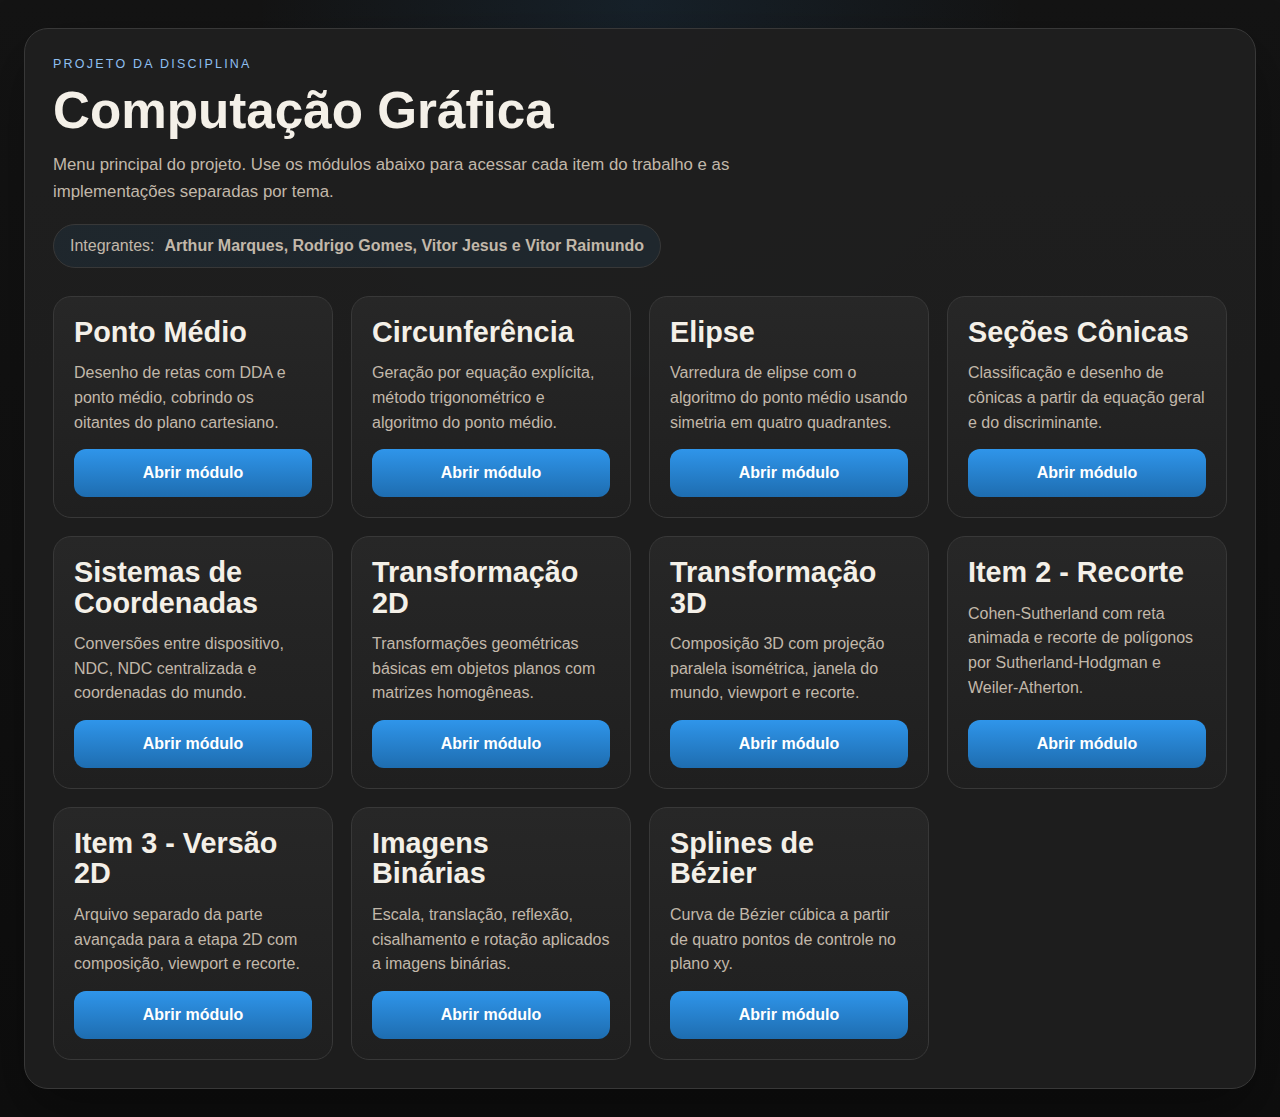
<file: index.html>
<!DOCTYPE html>
<html lang="pt-BR">
<head>
  <meta charset="UTF-8">
  <meta name="viewport" content="width=device-width, initial-scale=1.0">
  <title>Computação Gráfica</title>
  <link rel="stylesheet" href="index.css">
</head>
<body>
  <main class="page">
    <section class="hero">
      <p class="eyebrow">Projeto da disciplina</p>
      <h1>Computação Gráfica</h1>
      <p class="lead">
        Menu principal do projeto. Use os módulos abaixo para acessar cada item do trabalho e as implementações separadas por tema.
      </p>
      <div class="team">
        <span>Integrantes:</span>
        <strong>Arthur Marques, Rodrigo Gomes, Vitor Jesus e Vitor Raimundo</strong>
      </div>
    </section>

    <section class="grid">
      <article class="card">
        <h2>Ponto Médio</h2>
        <p>Desenho de retas com DDA e ponto médio, cobrindo os oitantes do plano cartesiano.</p>
        <a href="./ponto_medio/index.html">Abrir módulo</a>
      </article>

      <article class="card">
        <h2>Circunferência</h2>
        <p>Geração por equação explícita, método trigonométrico e algoritmo do ponto médio.</p>
        <a href="./Circunferencia/index.html">Abrir módulo</a>
      </article>

      <article class="card">
        <h2>Elipse</h2>
        <p>Varredura de elipse com o algoritmo do ponto médio usando simetria em quatro quadrantes.</p>
        <a href="./Elipse/index.html">Abrir módulo</a>
      </article>

      <article class="card">
        <h2>Seções Cônicas</h2>
        <p>Classificação e desenho de cônicas a partir da equação geral e do discriminante.</p>
        <a href="./Secoes_Conicas/index.html">Abrir módulo</a>
      </article>

      <article class="card">
        <h2>Sistemas de Coordenadas</h2>
        <p>Conversões entre dispositivo, NDC, NDC centralizada e coordenadas do mundo.</p>
        <a href="./Sistemas%20De%20Coordenadas/index.html">Abrir módulo</a>
      </article>

      <article class="card">
        <h2>Transformação 2D</h2>
        <p>Transformações geométricas básicas em objetos planos com matrizes homogêneas.</p>
        <a href="./Transformacao/index.html">Abrir módulo</a>
      </article>

      <article class="card">
        <h2>Transformação 3D</h2>
        <p>Composição 3D com projeção paralela isométrica, janela do mundo, viewport e recorte.</p>
        <a href="./Transformacao_3D/index.html">Abrir módulo</a>
      </article>

      <article class="card">
        <h2>Item 2 - Recorte</h2>
        <p>Cohen-Sutherland com reta animada e recorte de polígonos por Sutherland-Hodgman e Weiler-Atherton.</p>
        <a href="./Transformacao_Avancada/index.html">Abrir módulo</a>
      </article>

      <article class="card">
        <h2>Item 3 - Versão 2D</h2>
        <p>Arquivo separado da parte avançada para a etapa 2D com composição, viewport e recorte.</p>
        <a href="./Transformacao_Avancada/transformacoes_legado.html">Abrir módulo</a>
      </article>

      <article class="card">
        <h2>Imagens Binárias</h2>
        <p>Escala, translação, reflexão, cisalhamento e rotação aplicados a imagens binárias.</p>
        <a href="./Processamento_imagens/index.html">Abrir módulo</a>
      </article>

      <article class="card">
        <h2>Splines de Bézier</h2>
        <p>Curva de Bézier cúbica a partir de quatro pontos de controle no plano xy.</p>
        <a href="./Bezier/index.html">Abrir módulo</a>
      </article>
    </section>
  </main>
</body>
</html>
</file>
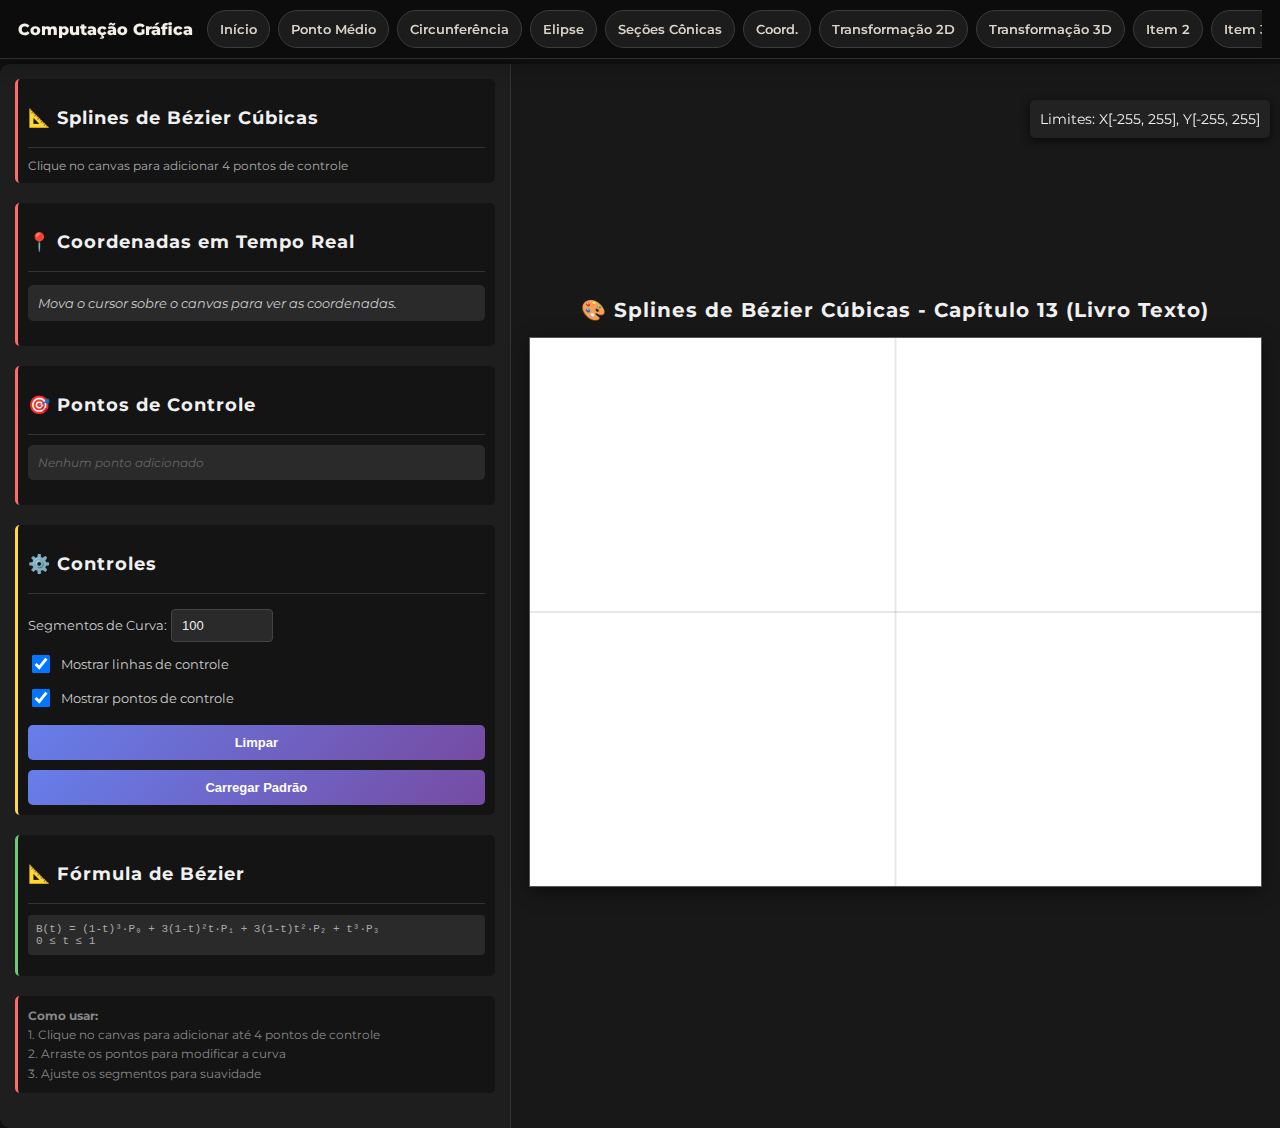
<file: Bezier/index.html>
<!DOCTYPE html>
<html lang="pt">

<head>
    <meta charset="UTF-8">
    <meta name="viewport" content="width=device-width, initial-scale=1.0">
    <title>Splines de Bézier Cúbicas</title>
    <link rel="stylesheet" href="styles.css">
    <link rel="stylesheet" href="../nav.css">
</head>
<body class="with-global-header">
    <header class="global-header">
        <a class="global-brand" href="../index.html">Computação Gráfica</a>
        <nav class="global-nav">
            <a href="../index.html">Início</a>
            <a href="../ponto_medio/index.html">Ponto Médio</a>
            <a href="../Circunferencia/index.html">Circunferência</a>
            <a href="../Elipse/index.html">Elipse</a>
            <a href="../Secoes_Conicas/index.html">Seções Cônicas</a>
            <a href="../Sistemas%20De%20Coordenadas/index.html">Coord.</a>
            <a href="../Transformacao/index.html">Transformação 2D</a>
            <a href="../Transformacao_3D/index.html">Transformação 3D</a>
            <a href="../Transformacao_Avancada/index.html">Item 2</a>
            <a href="../Transformacao_Avancada/transformacoes_legado.html">Item 3</a>
            <a href="../Processamento_imagens/index.html">Imagens</a>
            <a class="active" href="./index.html">Bezier</a>
        </nav>
    </header>
    <div class="page-shell">
    <div class="sidebar" id="left-bar">
        <div class="info-section">
            <h3>📐 Splines de Bézier Cúbicas</h3>
            <hr>
            <p style="font-size: 12px; color: #aaa;">Clique no canvas para adicionar 4 pontos de controle</p>
        </div>

        <div class="coordenadas-cursor">
            <h3>📍 Coordenadas em Tempo Real</h3>
            <hr>
            <p id="live-coords">
                <em>Mova o cursor sobre o canvas para ver as coordenadas.</em>
            </p>
        </div>

        <div class="control-points-info">
            <h3>🎯 Pontos de Controle</h3>
            <hr>
            <div id="points-list" style="font-size: 12px; margin-top: 10px;"></div>
        </div>

        <div class="bezier-controls">
            <h3>⚙️ Controles</h3>
            <hr>
            <div style="margin-top: 15px;">
                <label for="input-segments">Segmentos de Curva:</label>
                <input type="number" id="input-segments" min="10" max="500" value="100" style="width: 80px;">
            </div>
            <div style="margin-top: 10px;">
                <label style="display: flex; align-items: center; gap: 8px;">
                    <input type="checkbox" id="show-control-lines" checked>
                    Mostrar linhas de controle
                </label>
            </div>
            <div style="margin-top: 10px;">
                <label style="display: flex; align-items: center; gap: 8px;">
                    <input type="checkbox" id="show-control-points" checked>
                    Mostrar pontos de controle
                </label>
            </div>
            <button id="btn-clear" style="width: 100%; margin-top: 15px;">Limpar</button>
            <button id="btn-reset-default" style="width: 100%; margin-top: 10px;">Carregar Padrão</button>
        </div>

        <div class="formula-info">
            <h3>📐 Fórmula de Bézier</h3>
            <hr>
            <p id="formula-text" style="font-size: 11px; font-family: 'Courier New', monospace; background: #2a2a2a; padding: 8px; border-radius: 4px; color: #aaa;">
                B(t) = (1-t)³·P₀ + 3(1-t)²t·P₁ + 3(1-t)t²·P₂ + t³·P₃<br>
                0 ≤ t ≤ 1
            </p>
        </div>

        <div class="info-section" style="margin-top: 20px;">
            <p id="instructions" style="font-size: 12px; color: #888; line-height: 1.6;">
                <strong>Como usar:</strong><br>
                1. Clique no canvas para adicionar até 4 pontos de controle<br>
                2. Arraste os pontos para modificar a curva<br>
                3. Ajuste os segmentos para suavidade
            </p>
        </div>
    </div>

    <div class="main">
        <div id="bounds-info">Limites: X[-255, 255], Y[-255, 255]</div>
        <h1>🎨 Splines de Bézier Cúbicas - Capítulo 13 (Livro Texto)</h1>
        <canvas id="canvas" width="800" height="600"></canvas>
    </div>

    </div>
    <script src="script.js"></script>
</body>

</html>
</file>
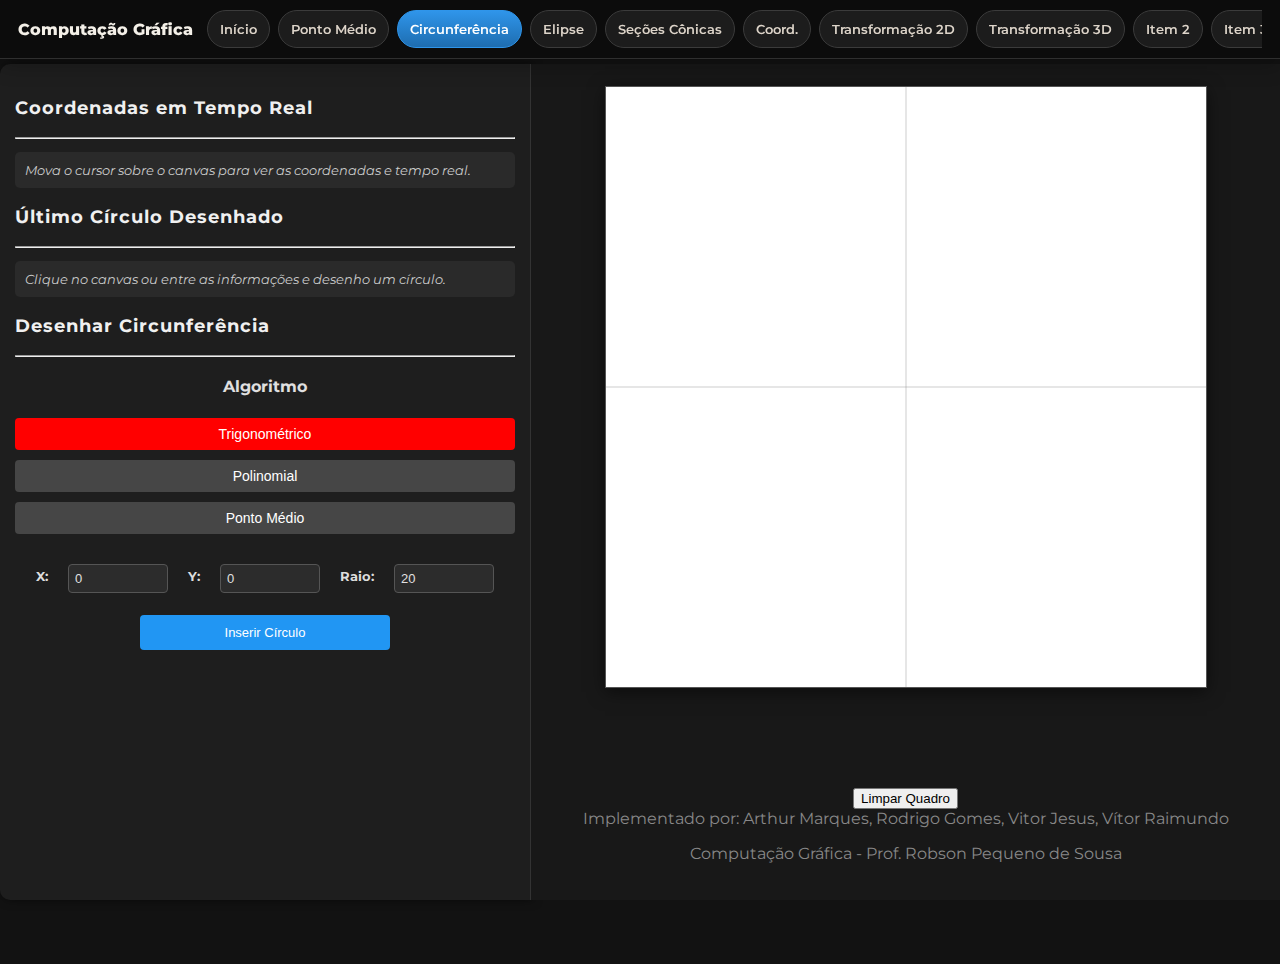
<file: Circunferencia/index.html>
<!DOCTYPE html>
<html lang="pt">

<head>
    <meta charset="UTF-8">
    <meta name="viewport" content="width=device-width, initial-scale=1.0">
    <title>Circunferência</title>
    <link rel="stylesheet" href="styles.css">
    <link rel="stylesheet" href="../nav.css">
</head>
<body class="with-global-header">
    <header class="global-header">
        <a class="global-brand" href="../index.html">Computação Gráfica</a>
        <nav class="global-nav">
            <a href="../index.html">Início</a>
            <a href="../ponto_medio/index.html">Ponto Médio</a>
            <a class="active" href="./index.html">Circunferência</a>
            <a href="../Elipse/index.html">Elipse</a>
            <a href="../Secoes_Conicas/index.html">Seções Cônicas</a>
            <a href="../Sistemas%20De%20Coordenadas/index.html">Coord.</a>
            <a href="../Transformacao/index.html">Transformação 2D</a>
            <a href="../Transformacao_3D/index.html">Transformação 3D</a>
            <a href="../Transformacao_Avancada/index.html">Item 2</a>
            <a href="../Transformacao_Avancada/transformacoes_legado.html">Item 3</a>
            <a href="../Processamento_imagens/index.html">Imagens</a>
            <a href="../Bezier/index.html">Bezier</a>
        </nav>
    </header>
    <div class="page-shell">
    <div class="sidebar" id="left-bar">
        <div class="coordenadas-cursor">
            <h3>Coordenadas em Tempo Real</h3>
            <hr>
            <p id="live-coords">
                <em>Mova o cursor sobre o canvas para ver as coordenadas e tempo real.</em>
            </p>
        </div>

        <div class="active-pixel-coords">
            <h3>Último Círculo Desenhado</h3>
            <hr>
            <div id="quadrant-info" style="margin-top:10px; font-weight:bold;"></div>
            <p id="clicked-coords">
                <em>Clique no canvas ou entre as informações e desenho um círculo.</em>
            </p>
        </div>

        <div class="circle-buttons">
            <h3>Desenhar Circunferência</h3>
            <hr>
            <div style="margin-top:20px; font-weight:bold; text-align: center;">
                Algoritmo
            </div>
            <button id="btn-trig">Trigonométrico</button>
            <button id="btn-poly">Polinomial</button>
            <button id="btn-mid">Ponto Médio</button>
        </div>

        <div class="circle-inputs">
            <div class="circle-coordinates">
                <label for="input-cx">X:</label>
                <input type="number" id="input-cx" value="0">
                <label for="input-cy">Y:</label>
                <input type="number" id="input-cy" value="0">
                <label for="input-r">Raio:</label>
                <input type="number" id="input-r" value="20">
            </div>

            <button id="set-circle-btn">Inserir Círculo</button>
        </div>
    </div>
    <div class="main">
        <canvas id="canvas" width="600" height="600"></canvas>
        <button id="clear-circles-btn">Limpar Quadro</button>
        <p id="credits1">Implementado por: Arthur Marques, Rodrigo Gomes, Vitor Jesus, Vítor Raimundo</p>
        <p id="credits2">Computação Gráfica - Prof. Robson Pequeno de Sousa</p>
    </div>

    </div>
    <script src="script.js"></script>
</body>

</html>
</file>
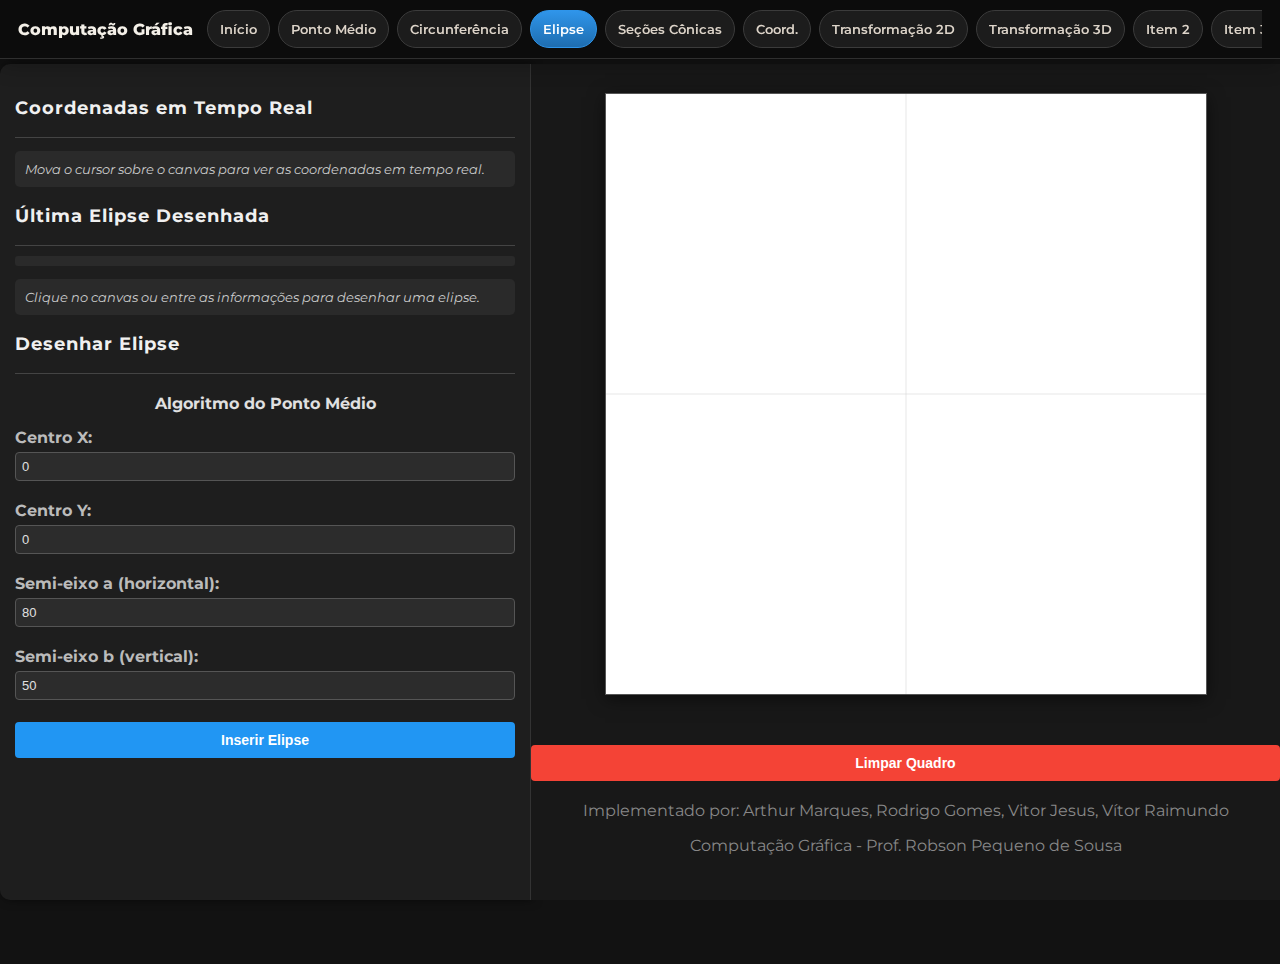
<file: Elipse/index.html>
<!DOCTYPE html>
<html lang="pt">

<head>
    <meta charset="UTF-8">
    <meta name="viewport" content="width=device-width, initial-scale=1.0">
    <title>Elipse - Ponto Médio</title>
    <link rel="stylesheet" href="styles.css">
    <link rel="stylesheet" href="../nav.css">
</head>
<body class="with-global-header">
    <header class="global-header">
        <a class="global-brand" href="../index.html">Computação Gráfica</a>
        <nav class="global-nav">
            <a href="../index.html">Início</a>
            <a href="../ponto_medio/index.html">Ponto Médio</a>
            <a href="../Circunferencia/index.html">Circunferência</a>
            <a class="active" href="./index.html">Elipse</a>
            <a href="../Secoes_Conicas/index.html">Seções Cônicas</a>
            <a href="../Sistemas%20De%20Coordenadas/index.html">Coord.</a>
            <a href="../Transformacao/index.html">Transformação 2D</a>
            <a href="../Transformacao_3D/index.html">Transformação 3D</a>
            <a href="../Transformacao_Avancada/index.html">Item 2</a>
            <a href="../Transformacao_Avancada/transformacoes_legado.html">Item 3</a>
            <a href="../Processamento_imagens/index.html">Imagens</a>
            <a href="../Bezier/index.html">Bezier</a>
        </nav>
    </header>
    <div class="page-shell">
    <div class="sidebar" id="left-bar">
        <div class="coordenadas-cursor">
            <h3>Coordenadas em Tempo Real</h3>
            <hr>
            <p id="live-coords">
                <em>Mova o cursor sobre o canvas para ver as coordenadas em tempo real.</em>
            </p>
        </div>

        <div class="active-pixel-coords">
            <h3>Última Elipse Desenhada</h3>
            <hr>
            <div id="quadrant-info" style="margin-top:10px; font-weight:bold;"></div>
            <p id="clicked-coords">
                <em>Clique no canvas ou entre as informações para desenhar uma elipse.</em>
            </p>
        </div>

        <div class="ellipse-inputs">
            <h3>Desenhar Elipse</h3>
            <hr>
            <div style="margin-top:20px; font-weight:bold; text-align: center;">
                Algoritmo do Ponto Médio
            </div>

            <div class="ellipse-coordinates">
                <label for="input-cx">Centro X:</label>
                <input type="number" id="input-cx" value="0">

                <label for="input-cy">Centro Y:</label>
                <input type="number" id="input-cy" value="0">

                <label for="input-rx">Semi-eixo a (horizontal):</label>
                <input type="number" id="input-rx" value="80">

                <label for="input-ry">Semi-eixo b (vertical):</label>
                <input type="number" id="input-ry" value="50">
            </div>

            <button id="set-ellipse-btn">Inserir Elipse</button>
        </div>
    </div>

    <div class="main">
        <canvas id="canvas" width="600" height="600"></canvas>
        <button id="clear-ellipses-btn">Limpar Quadro</button>
        <p id="credits1">Implementado por: Arthur Marques, Rodrigo Gomes, Vitor Jesus, Vítor Raimundo</p>
        <p id="credits2">Computação Gráfica - Prof. Robson Pequeno de Sousa</p>
    </div>

    </div>
    <script src="script.js"></script>
</body>

</html>
</file>
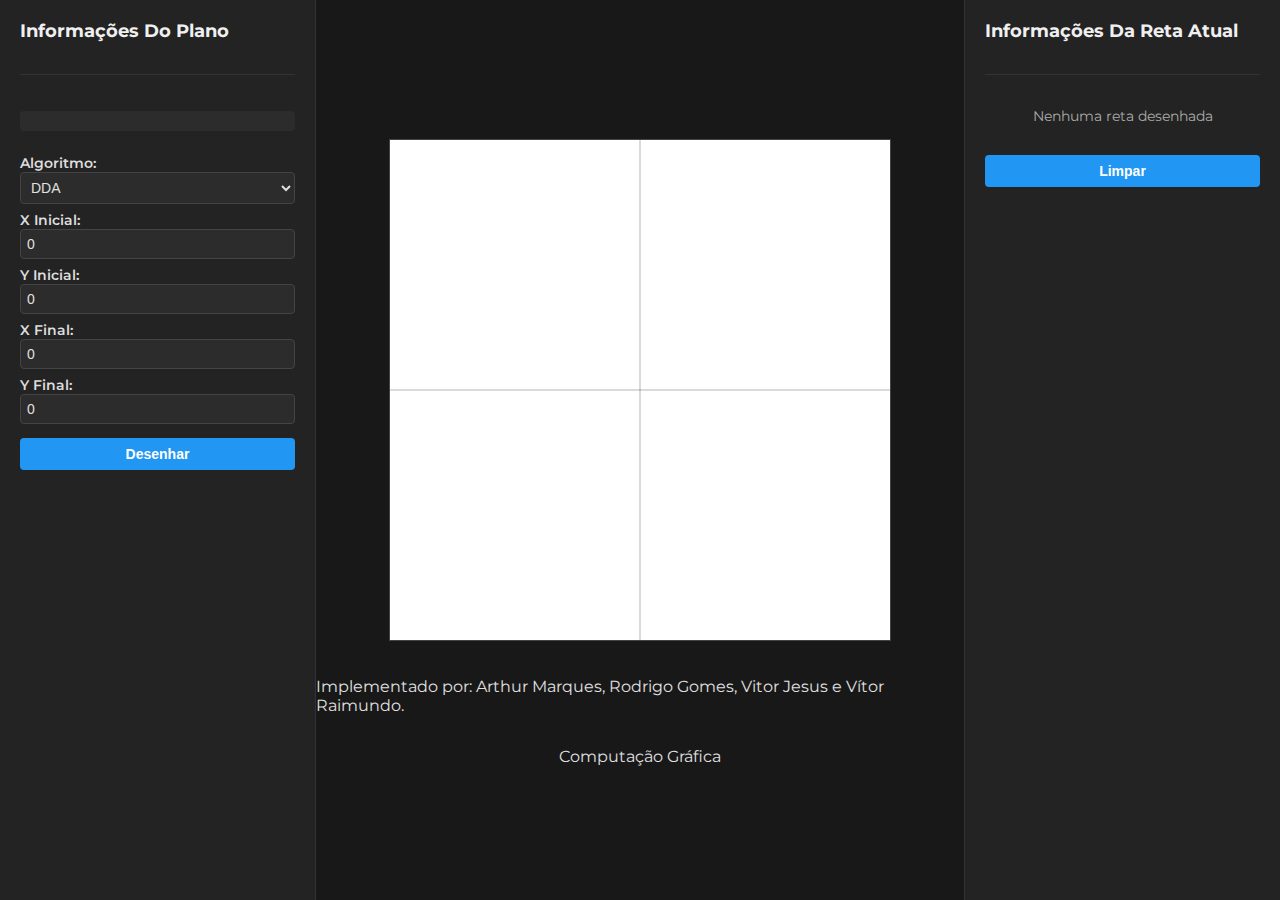
<file: ponto_medio/index.html>
<!DOCTYPE html>
<html lang="pt-BR">
<head>
    <meta charset="UTF-8">
    <meta name="viewport" content="width=device-width, initial-scale=1.0">
    <title>Desenho de Retas</title>
    <link rel="stylesheet" href="style.css">
</head>
<body>
    <div class="sidebar" id="left-bar">
        <h3>Informações Do Plano</h3>
        <hr>
        <p id="live-coords"></p>
        <div id="input-div">
            <div>
                <label for="algorithm-select">Algoritmo:</label>
                <select id="algorithm-select">
                    <option value="dda">DDA</option>
                    <option value="ponto-medio">Ponto Médio</option>
                </select>
            </div>
            <div>
                <label for="x1">X Inicial:</label>
                <input type="number" id="x1" name="x1" value="0">
            </div>
            <div>
                <label for="y1">Y Inicial:</label>
                <input type="number" id="y1" name="y1" value="0">
            </div>
            <div>
                <label for="x2">X Final:</label>
                <input type="number" id="x2" name="x2" value="0">
            </div>
            <div>
                <label for="y2">Y Final:</label>
                <input type="number" id="y2" name="y2" value="0">
            </div>
            <button id="draw-line-btn">Desenhar</button>
        </div>
    </div>

    <div class="main">
        <canvas id="canvas" width="500" height="500"></canvas>
        <p id="credits1">Implementado por: Arthur Marques, Rodrigo Gomes, Vitor Jesus e Vítor Raimundo.</p>
        <p id="credits2">Computação Gráfica</p>
    </div>

    <div class="sidebar" id="right-bar">
        <h3>Informações Da Reta Atual</h3>
        <hr>
        <p id="no-line-message">Nenhuma reta desenhada</p>
        <div id="clicked-coords" style="display: none;">
            <div class="coord-row">
                <strong>X Inicial:</strong> <span id="x-initial"></span>
                <strong>Y Inicial:</strong> <span id="y-initial"></span>
            </div>
            <div class="coord-row">
                <strong>X Final:</strong> <span id="x-final"></span>
                <strong>Y Final:</strong> <span id="y-final"></span>
            </div>
            <div class="scroll-container"></div>
        </div>
        <div id="input-div">
            <button id="clear-btn">Limpar</button>
        </div>
    </div>

    <script src="script.js"></script>
</body>
</html>
</file>
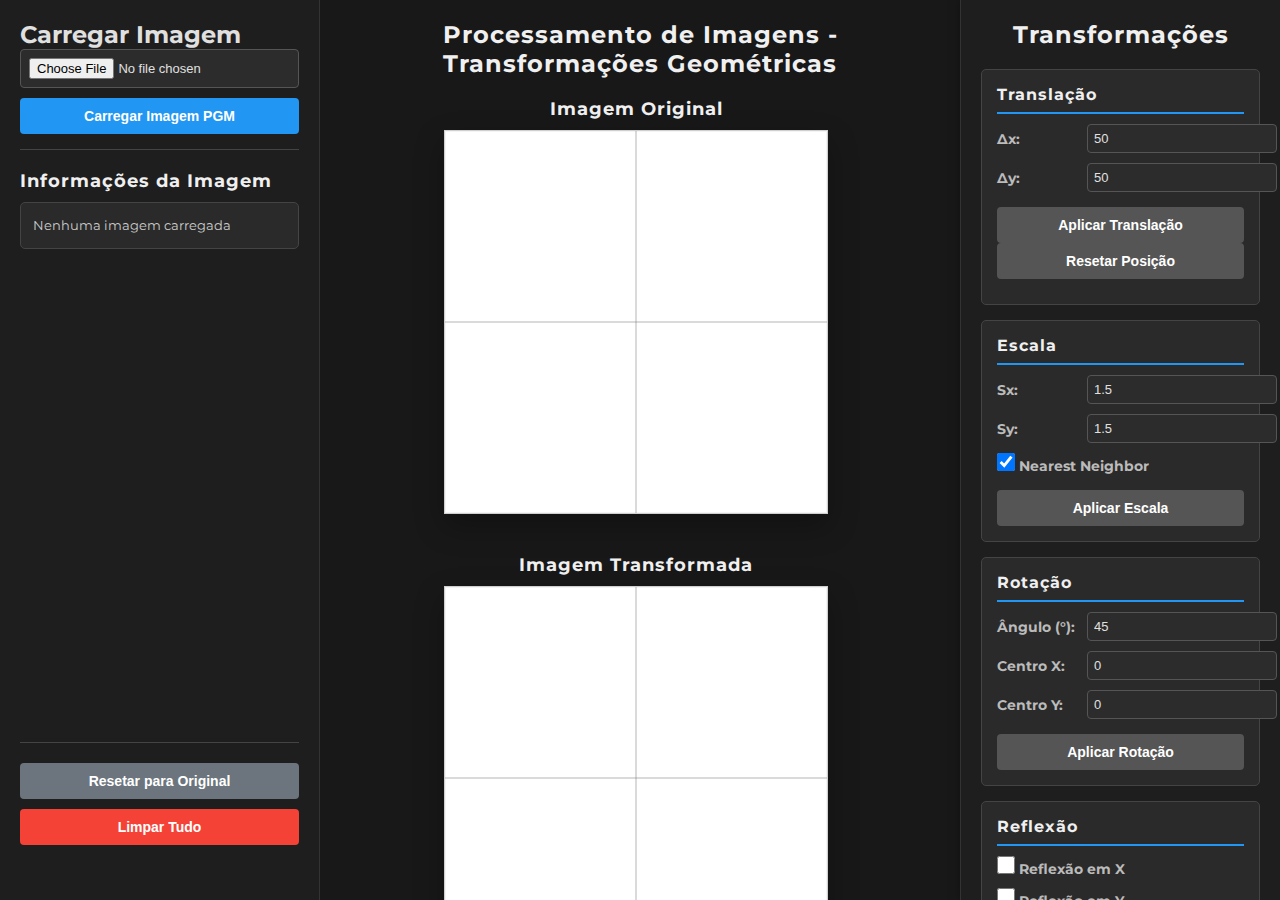
<file: Processamento_imagens/index.html>
<!DOCTYPE html>
<html lang="pt-BR">

<head>
    <meta charset="UTF-8">
    <meta name="viewport" content="width=device-width, initial-scale=1.0">
    <title>Processamento de Imagens - Transformações Geométricas</title>
    <link rel="stylesheet" href="style.css">
</head>

<body>
    <div class="container">
        <!-- Sidebar Esquerda -->
        <div class="sidebar left-sidebar">
            <h2>Carregar Imagem</h2>
            <div class="section">
                <input type="file" id="fileInput" accept=".pgm">
                <button id="loadBtn" class="btn-primary">Carregar Imagem PGM</button>
            </div>

            <div class="section info-section">
                <h3>Informações da Imagem</h3>
                <div id="imageInfo" class="info-box">
                    Nenhuma imagem carregada
                </div>
            </div>

            <div class="section">
                <button id="resetBtn" class="btn-secondary">Resetar para Original</button>
                <button id="clearBtn" class="btn-danger">Limpar Tudo</button>
            </div>
        </div>

        <!-- Área Central -->
        <div class="main-content">
            <h1>Processamento de Imagens - Transformações Geométricas</h1>

            <div class="canvas-container">
                <div class="canvas-wrapper">
                    <h3>Imagem Original</h3>
                    <div class="canvas-viewport">
                        <canvas id="originalCanvas"></canvas>
                    </div>
                    <div id="originalDimensions" class="dimensions"></div>
                </div>
                <div class="canvas-wrapper">
                    <h3>Imagem Transformada</h3>
                    <div class="canvas-viewport">
                        <canvas id="transformedCanvas"></canvas>
                    </div>
                    <div id="transformedDimensions" class="dimensions"></div>
                </div>
            </div>

            <div class="credits">
                <p>Implementado por: Arthur Marques, Rodrigo Gomes, Vitor Jesus, Vítor Raimundo</p>
                <p>Computação Gráfica - Prof. Robson Pequeno de Sousa</p>
            </div>
        </div>

        <!-- Sidebar Direita -->
        <div class="sidebar right-sidebar">
            <h2>Transformações</h2>

            <!-- Translação -->
            <div class="transform-section">
                <h3>Translação</h3>
                <div class="input-group">
                    <label>Δx:</label>
                    <input type="number" id="translateX" value="50" step="10">
                </div>
                <div class="input-group">
                    <label>Δy:</label>
                    <input type="number" id="translateY" value="50" step="10">
                </div>
                <button id="translateBtn" class="btn-transform">Aplicar Translação</button>
                <button id="resetPositionBtn" class="btn-secondary">Resetar Posição</button>
            </div>

            <!-- Escala -->
            <div class="transform-section">
                <h3>Escala</h3>
                <div class="input-group">
                    <label>Sx:</label>
                    <input type="number" id="scaleX" value="1.5" step="0.1">
                </div>
                <div class="input-group">
                    <label>Sy:</label>
                    <input type="number" id="scaleY" value="1.5" step="0.1">
                </div>
                <div class="input-group">
                    <label>
                        <input type="checkbox" id="nearestNeighbor" checked>
                        Nearest Neighbor
                    </label>
                </div>
                <button id="scaleBtn" class="btn-transform">Aplicar Escala</button>
            </div>

            <!-- Rotação -->
            <div class="transform-section">
                <h3>Rotação</h3>
                <div class="input-group">
                    <label>Ângulo (°):</label>
                    <input type="number" id="rotateAngle" value="45" step="15">
                </div>
                <div class="input-group">
                    <label>Centro X:</label>
                    <input type="number" id="rotateCenterX" value="0" placeholder="auto">
                </div>
                <div class="input-group">
                    <label>Centro Y:</label>
                    <input type="number" id="rotateCenterY" value="0" placeholder="auto">
                </div>
                <button id="rotateBtn" class="btn-transform">Aplicar Rotação</button>
            </div>

            <!-- Reflexão -->
            <div class="transform-section">
                <h3>Reflexão</h3>
                <div class="input-group">
                    <label>
                        <input type="checkbox" id="reflectX">
                        Reflexão em X
                    </label>
                </div>
                <div class="input-group">
                    <label>
                        <input type="checkbox" id="reflectY">
                        Reflexão em Y
                    </label>
                </div>
                <button id="reflectBtn" class="btn-transform">Aplicar Reflexão</button>
            </div>

            <!-- Cisalhamento -->
            <div class="transform-section">
                <h3>Cisalhamento</h3>
                <div class="input-group">
                    <label>Shear X:</label>
                    <input type="number" id="shearX" value="0.5" step="0.1">
                </div>
                <div class="input-group">
                    <label>Shear Y:</label>
                    <input type="number" id="shearY" value="0" step="0.1">
                </div>
                <button id="shearBtn" class="btn-transform">Aplicar Cisalhamento</button>
            </div>

            <!-- Histórico -->
            <div class="section">
                <h3>Histórico de Transformações</h3>
                <div id="historyList" class="history-box">
                    Nenhuma transformação aplicada
                </div>
            </div>
        </div>
    </div>

    <script src="script.js"></script>
</body>

</html>
</file>
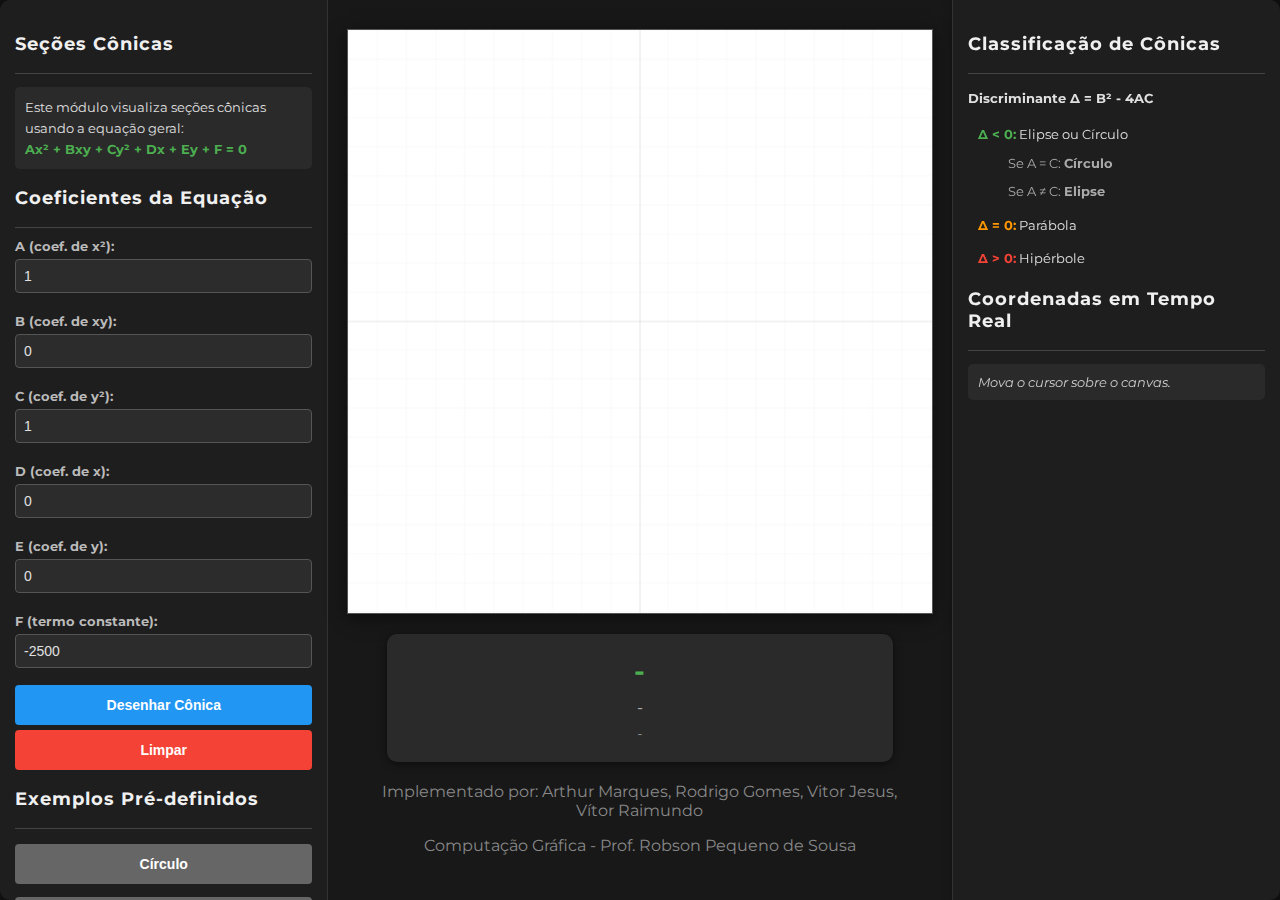
<file: Secoes_Conicas/index.html>
<!DOCTYPE html>
<html lang="pt">

<head>
    <meta charset="UTF-8">
    <meta name="viewport" content="width=device-width, initial-scale=1.0">
    <title>Seções Cônicas</title>
    <link rel="stylesheet" href="styles.css">
</head>

<body>
    <div class="sidebar" id="left-bar">
        <div class="info-section">
            <h3>Seções Cônicas</h3>
            <hr>
            <p style="font-size: 13px; line-height: 1.6;">
                Este módulo visualiza seções cônicas usando a equação geral:<br>
                <strong style="color: #4CAF50;">Ax² + Bxy + Cy² + Dx + Ey + F = 0</strong>
            </p>
        </div>

        <div class="conic-inputs">
            <h3>Coeficientes da Equação</h3>
            <hr>

            <label for="input-a">A (coef. de x²):</label>
            <input type="number" id="input-a" value="1" step="0.1">

            <label for="input-b">B (coef. de xy):</label>
            <input type="number" id="input-b" value="0" step="0.1">

            <label for="input-c">C (coef. de y²):</label>
            <input type="number" id="input-c" value="1" step="0.1">

            <label for="input-d">D (coef. de x):</label>
            <input type="number" id="input-d" value="0" step="0.1">

            <label for="input-e">E (coef. de y):</label>
            <input type="number" id="input-e" value="0" step="0.1">

            <label for="input-f">F (termo constante):</label>
            <input type="number" id="input-f" value="-2500" step="1">

            <button id="draw-conic-btn">Desenhar Cônica</button>
            <button id="clear-btn" style="background-color: #f44336;">Limpar</button>
        </div>

        <div class="presets-section">
            <h3>Exemplos Pré-definidos</h3>
            <hr>
            <button class="preset-btn" data-preset="circle">Círculo</button>
            <button class="preset-btn" data-preset="ellipse">Elipse</button>
            <button class="preset-btn" data-preset="parabola">Parábola</button>
            <button class="preset-btn" data-preset="hyperbola">Hipérbole</button>
        </div>
    </div>

    <div class="main">
        <canvas id="canvas" width="600" height="600"></canvas>
        <div id="classification-display">
            <h2 id="conic-type">-</h2>
            <p id="discriminant-info">-</p>
            <p id="equation-display">-</p>
        </div>
        <p id="credits1">Implementado por: Arthur Marques, Rodrigo Gomes, Vitor Jesus, Vítor Raimundo</p>
        <p id="credits2">Computação Gráfica - Prof. Robson Pequeno de Sousa</p>
    </div>

    <div class="sidebar" id="right-bar">
        <div class="info-panel">
            <h3>Classificação de Cônicas</h3>
            <hr>
            <div class="classification-rules">
                <p><strong>Discriminante Δ = B² - 4AC</strong></p>
                <ul>
                    <li><strong style="color: #4CAF50;">Δ &lt; 0:</strong> Elipse ou Círculo
                        <ul>
                            <li>Se A = C: <strong>Círculo</strong></li>
                            <li>Se A ≠ C: <strong>Elipse</strong></li>
                        </ul>
                    </li>
                    <li><strong style="color: #FF9800;">Δ = 0:</strong> Parábola</li>
                    <li><strong style="color: #F44336;">Δ &gt; 0:</strong> Hipérbole</li>
                </ul>
            </div>
        </div>

        <div class="coordenadas-cursor">
            <h3>Coordenadas em Tempo Real</h3>
            <hr>
            <p id="live-coords">
                <em>Mova o cursor sobre o canvas.</em>
            </p>
        </div>
    </div>

    <script src="script.js"></script>
</body>

</html>
</file>
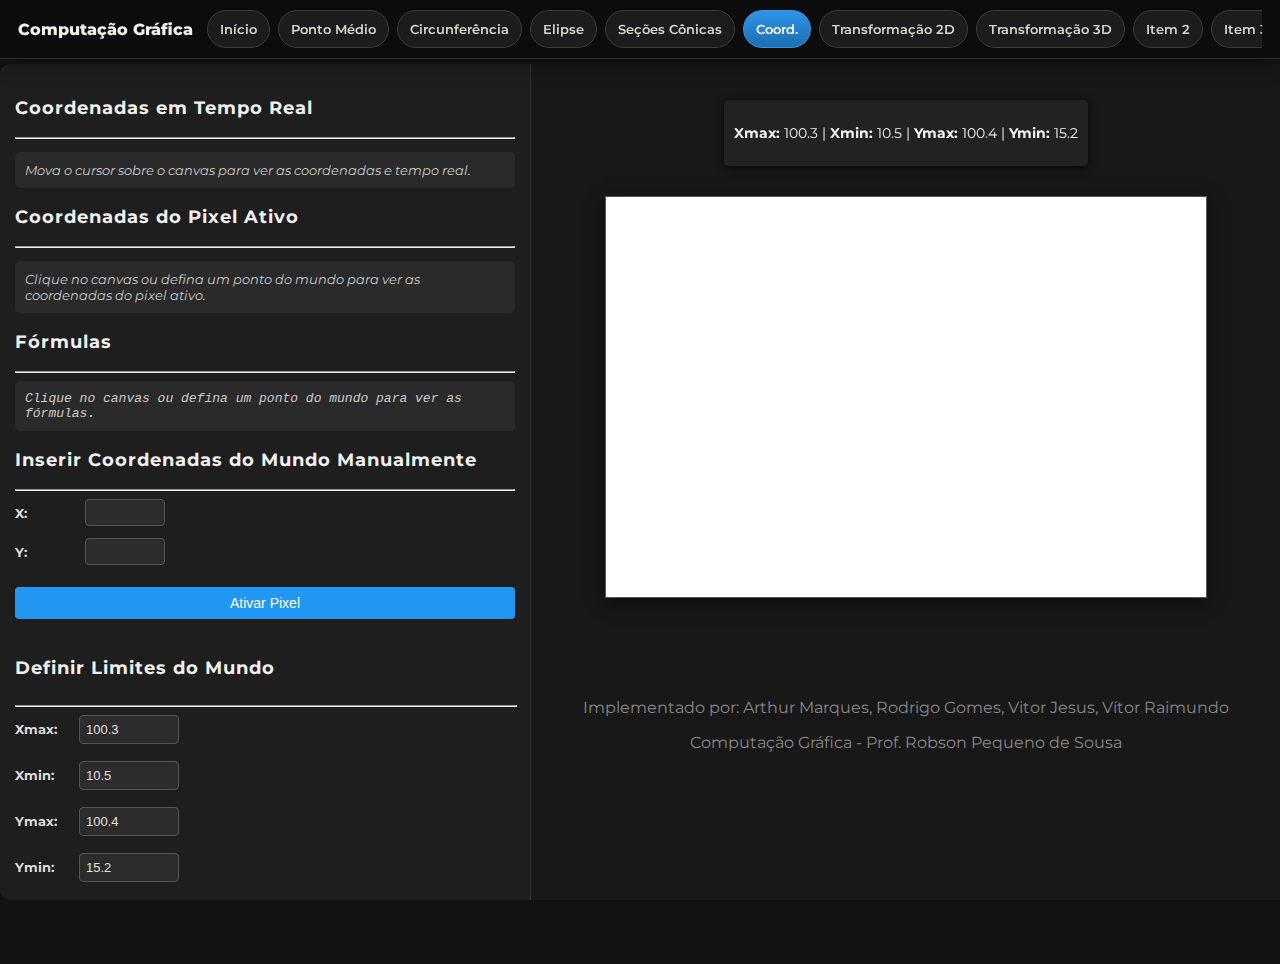
<file: Sistemas De Coordenadas/index.html>
<!DOCTYPE html>
<html lang="pt">

<head>
    <meta charset="UTF-8">
    <meta name="viewport" content="width=device-width, initial-scale=1.0">
    <title>Sistema De Coordenadas</title>
    <link rel="stylesheet" href="styles.css">
    <link rel="stylesheet" href="../nav.css">
</head>
<body class="with-global-header">
    <header class="global-header">
        <a class="global-brand" href="../index.html">Computação Gráfica</a>
        <nav class="global-nav">
            <a href="../index.html">Início</a>
            <a href="../ponto_medio/index.html">Ponto Médio</a>
            <a href="../Circunferencia/index.html">Circunferência</a>
            <a href="../Elipse/index.html">Elipse</a>
            <a href="../Secoes_Conicas/index.html">Seções Cônicas</a>
            <a class="active" href="./index.html">Coord.</a>
            <a href="../Transformacao/index.html">Transformação 2D</a>
            <a href="../Transformacao_3D/index.html">Transformação 3D</a>
            <a href="../Transformacao_Avancada/index.html">Item 2</a>
            <a href="../Transformacao_Avancada/transformacoes_legado.html">Item 3</a>
            <a href="../Processamento_imagens/index.html">Imagens</a>
            <a href="../Bezier/index.html">Bezier</a>
        </nav>
    </header>
    <div class="page-shell">
    <div class="sidebar" id="left-bar">
        <div class="coordenadas-cursor">
            <h3>Coordenadas em Tempo Real</h3>
            <hr>
            <p id="live-coords">
                <em>Mova o cursor sobre o canvas para ver as coordenadas e tempo real.</em>
            </p>
        </div>

        <div class="active-pixel-coords">
            <h3>Coordenadas do Pixel Ativo</h3>
            <hr>
            <p id="clicked-coords">
                <em>Clique no canvas ou defina um ponto do mundo para ver as coordenadas do pixel ativo.</em>
            </p>
        </div>

        <div class="formulas-container">
            <h3>Fórmulas</h3>
            <hr />
            <div id="formulas" class="formula-box">
                <em>Clique no canvas ou defina um ponto do mundo para ver as fórmulas.</em>
            </div>
        </div>

        <!-- Formulário para inserir coordenadas do mundo -->
        <h3>Inserir Coordenadas do Mundo Manualmente</h3>
        <hr />
        <div id="world-coords-input">
            <div>
                <label for="input-x">X:</label>
                <input type="number" id="input-x" step="any">
            </div>
            <div>
                <label for="input-y">Y:</label>
                <input type="number" id="input-y" step="any">
            </div>
            <button id="set-world-btn">Ativar Pixel</button>
        </div>

        <div id="input-div">
            <h3>Definir Limites do Mundo</h3>
            <hr width="100%">
            <div>
                <label for="input-xmax">Xmax:</label>
                <input type="number" id="input-xmax" value="100.3">
            </div>
            <div>
                <label for="input-xmin">Xmin:</label>
                <input type="number" id="input-xmin" value="10.5">
            </div>
            <div>
                <label for="input-ymax">Ymax:</label>
                <input type="number" id="input-ymax" value="100.4">
            </div>
            <div>
                <label for="input-ymin">Ymin:</label>
                <input type="number" id="input-ymin" value="15.2">
            </div>
            <button id="set-coordinates-btn">Definir Valores</button>
        </div>
    </div>
    <div class="main">
        <div id="bounds-info">
            <p><strong>Xmax:</strong> <span id="xmax"></span> | <strong>Xmin:</strong> <span id="xmin"></span> |
                <strong>Ymax:</strong> <span id="ymax"></span> | <strong>Ymin:</strong> <span id="ymin"></span>
            </p>
        </div>
        <canvas id="canvas" width="600" height="400"></canvas>
        <p id="credits1">Implementado por: Arthur Marques, Rodrigo Gomes, Vitor Jesus, Vítor Raimundo</p>
        <p id="credits2">Computação Gráfica - Prof. Robson Pequeno de Sousa</p>
    </div>

    </div>
    <script src="conversoes.js"></script>
    <script src="script.js"></script>
</body>

</html>
</file>
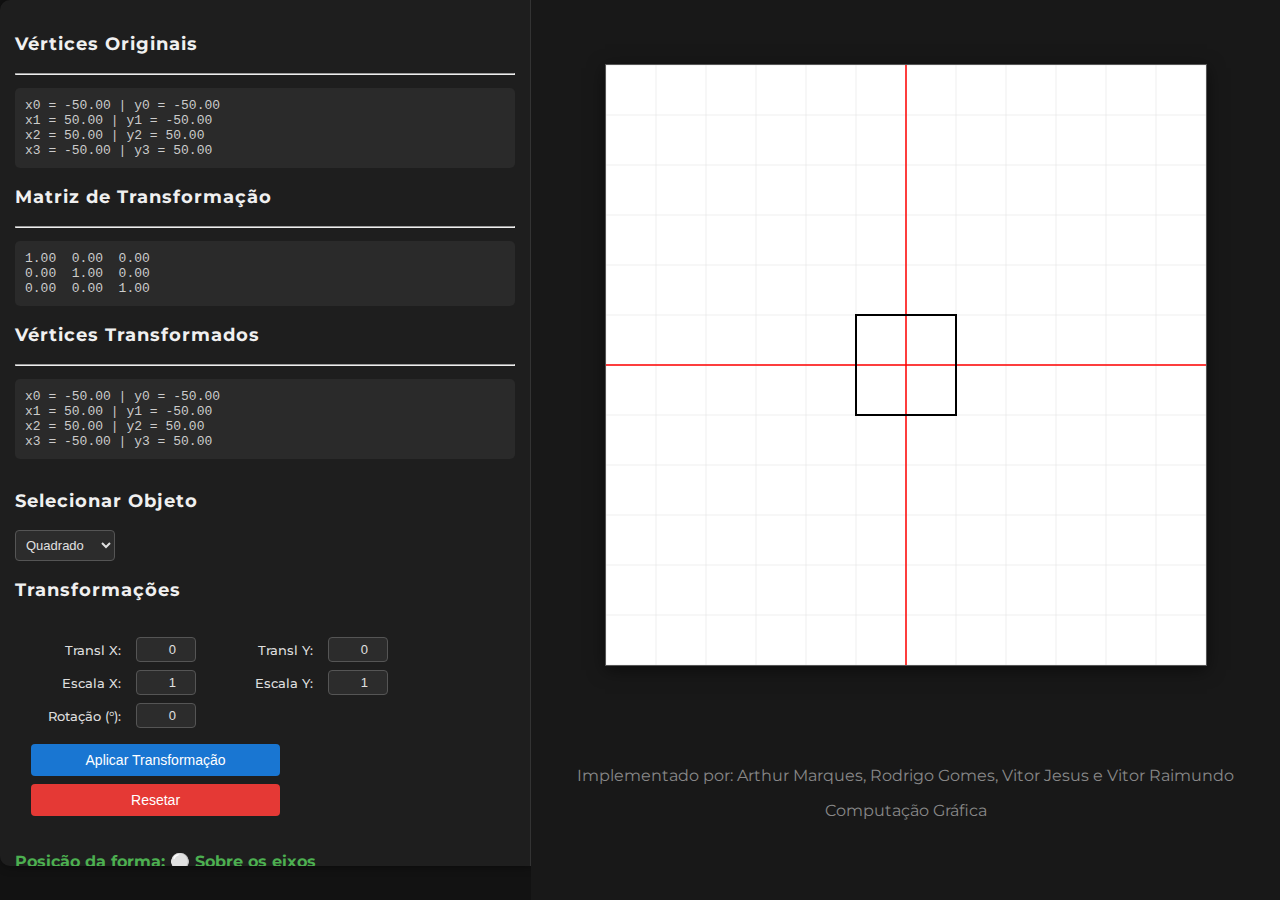
<file: Transformacao/index.html>
<!DOCTYPE html>
<html lang="pt-BR">
<head>
  <meta charset="UTF-8">
  <meta name="viewport" content="width=device-width, initial-scale=1.0">
  <title>Transformações 2D</title>
  <link rel="stylesheet" href="styles.css">
</head>
<body>
  <div class="sidebar" id="left-bar">
    <div class="coordenadas-cursor">
      <h3>Vértices Originais</h3>
      <hr>
      <pre id="original-vertices"><em>Selecione um objeto para ver os vértices na origem.</em></pre>
    </div>

    <div class="active-pixel-coords">
      <h3>Matriz de Transformação</h3>
      <hr>
      <pre id="matrix-info"><em>A matriz homogênea será mostrada aqui.</em></pre>
    </div>

    <div class="active-pixel-coords">
      <h3>Vértices Transformados</h3>
      <hr>
      <pre id="transformed-vertices"><em>Os vértices resultantes aparecerão aqui.</em></pre>
    </div>

    <div class="circle-buttons">
      <h3>Selecionar Objeto</h3>
      <select id="shapeSelector">
        <option value="triangle">Triângulo</option>
        <option value="square" selected>Quadrado</option>
        <option value="pentagon">Pentágono</option>
        <option value="house">Casa</option>
      </select>
    </div>

    <h3>Transformações</h3>
    <div class="circle-inputs">
      <div class="circle-coordinates">
        <label for="translateX">Transl X:</label>
        <input type="number" id="translateX" value="0">
        <label for="translateY">Transl Y:</label>
        <input type="number" id="translateY" value="0">
      </div>
      <div class="circle-coordinates">
        <label for="scaleX">Escala X:</label>
        <input type="number" id="scaleX" value="1">
        <label for="scaleY">Escala Y:</label>
        <input type="number" id="scaleY" value="1">
      </div>
      <div class="circle-coordinates">
        <label for="rotationAngle">Rotação (°):</label>
        <input type="number" id="rotationAngle" value="0">
      </div>
      <div class="circle-buttons">
        <button id="btnApplyTransform">Aplicar Transformação</button>
        <button id="btnResetShape">Resetar</button>
      </div>
    </div>
  </div>

  <div class="main">
    <canvas id="canvas" width="600" height="600"></canvas>
    <p id="credits1">Implementado por: Arthur Marques, Rodrigo Gomes, Vitor Jesus e Vitor Raimundo</p>
    <p id="credits2">Computação Gráfica</p>
  </div>

  <script src="script.js"></script>
</body>
</html>
</file>
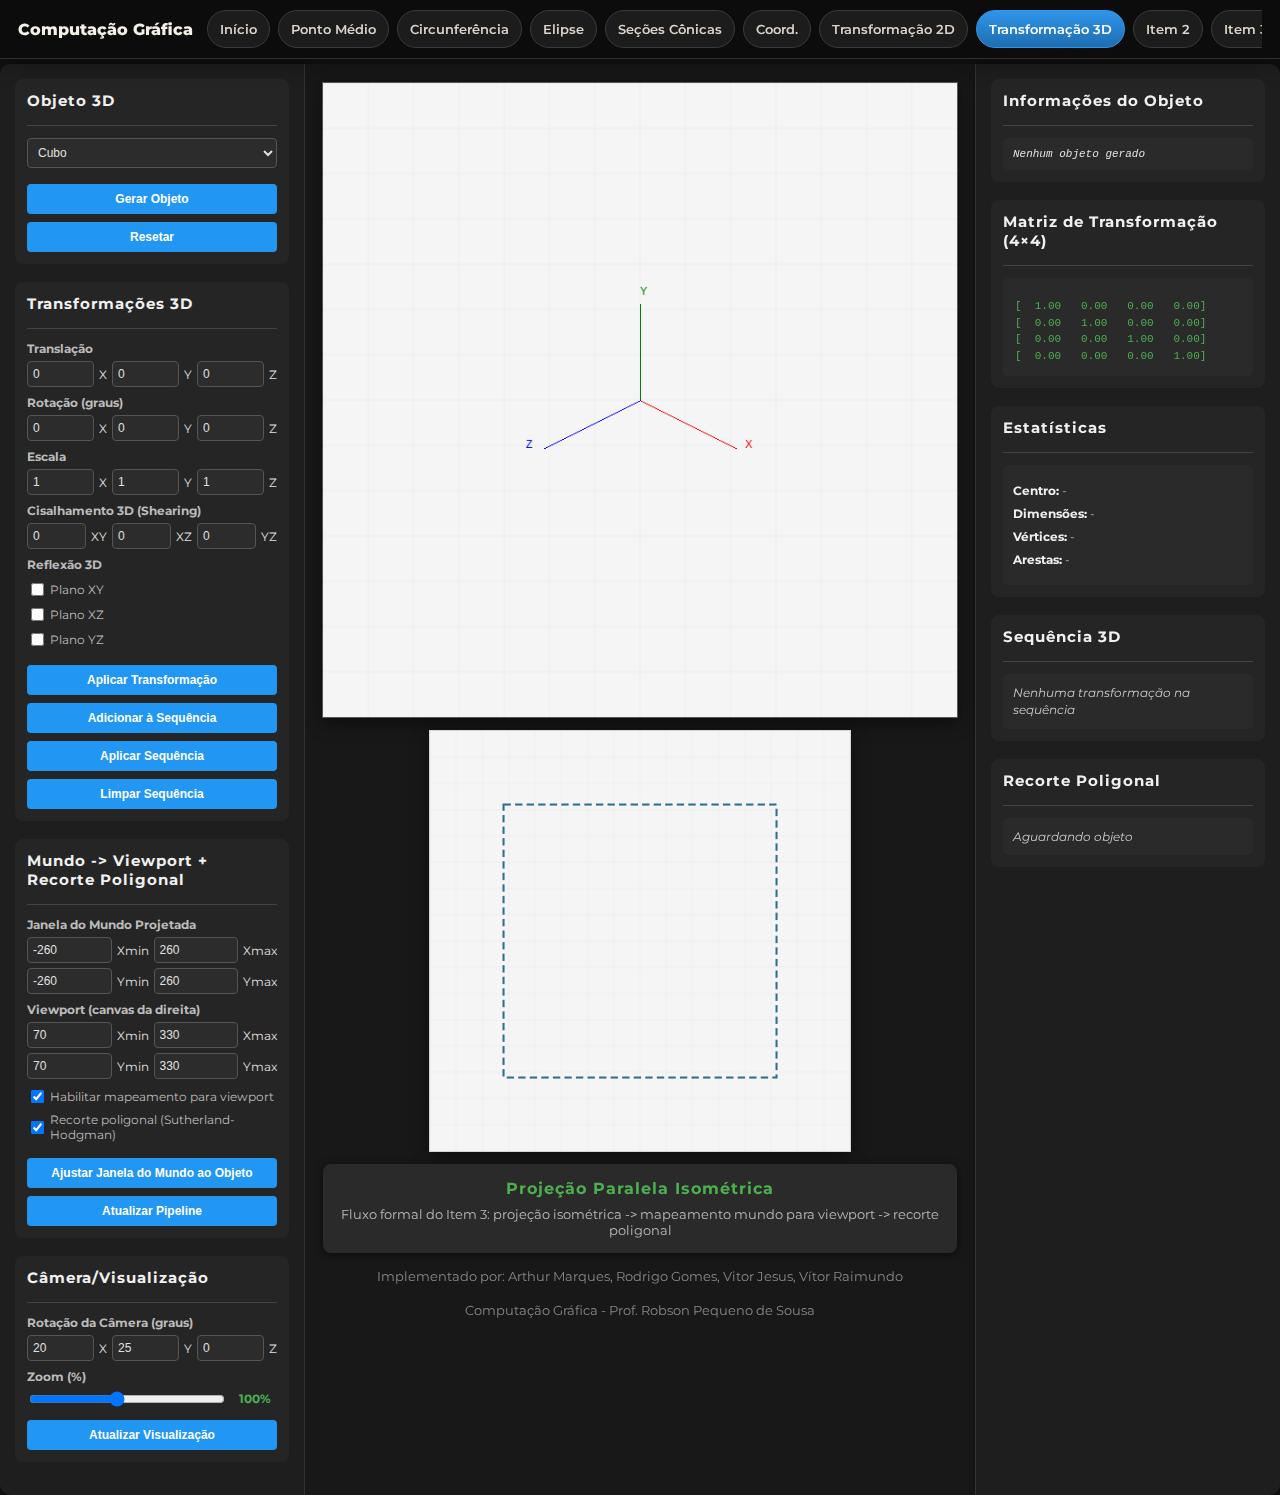
<file: Transformacao_3D/index.html>
<!DOCTYPE html>
<html lang="pt">

<head>
    <meta charset="UTF-8">
    <meta name="viewport" content="width=device-width, initial-scale=1.0">
    <title>Transformações 3D - Projeção Isométrica</title>
    <link rel="stylesheet" href="styles.css">
    <link rel="stylesheet" href="../nav.css">
</head>
<body class="with-global-header">
    <header class="global-header">
        <a class="global-brand" href="../index.html">Computação Gráfica</a>
        <nav class="global-nav">
            <a href="../index.html">Início</a>
            <a href="../ponto_medio/index.html">Ponto Médio</a>
            <a href="../Circunferencia/index.html">Circunferência</a>
            <a href="../Elipse/index.html">Elipse</a>
            <a href="../Secoes_Conicas/index.html">Seções Cônicas</a>
            <a href="../Sistemas%20De%20Coordenadas/index.html">Coord.</a>
            <a href="../Transformacao/index.html">Transformação 2D</a>
            <a class="active" href="./index.html">Transformação 3D</a>
            <a href="../Transformacao_Avancada/index.html">Item 2</a>
            <a href="../Transformacao_Avancada/transformacoes_legado.html">Item 3</a>
            <a href="../Processamento_imagens/index.html">Imagens</a>
            <a href="../Bezier/index.html">Bezier</a>
        </nav>
    </header>
    <div class="page-shell">
    <div class="sidebar" id="left-bar">
        <div class="object-selection">
            <h3>Objeto 3D</h3>
            <hr>
            <select id="object-select">
                <option value="cube" selected>Cubo</option>
                <option value="pyramid">Pirâmide</option>
                <option value="prism">Prisma Triangular</option>
            </select>
            <button id="generate-btn">Gerar Objeto</button>
            <button id="reset-btn">Resetar</button>
        </div>

        <div class="transformation-controls">
            <h3>Transformações 3D</h3>
            <hr>

            <label>Translação</label>
            <div class="input-group">
                <input type="number" id="tx" value="0" step="10"> X
                <input type="number" id="ty" value="0" step="10"> Y
                <input type="number" id="tz" value="0" step="10"> Z
            </div>

            <label>Rotação (graus)</label>
            <div class="input-group">
                <input type="number" id="rx" value="0" step="15"> X
                <input type="number" id="ry" value="0" step="15"> Y
                <input type="number" id="rz" value="0" step="15"> Z
            </div>

            <label>Escala</label>
            <div class="input-group">
                <input type="number" id="sx" value="1" step="0.1"> X
                <input type="number" id="sy" value="1" step="0.1"> Y
                <input type="number" id="sz" value="1" step="0.1"> Z
            </div>

            <label>Cisalhamento 3D (Shearing)</label>
            <div class="input-group">
                <input type="number" id="shxy" value="0" step="0.1"> XY
                <input type="number" id="shxz" value="0" step="0.1"> XZ
                <input type="number" id="shyz" value="0" step="0.1"> YZ
            </div>

            <label>Reflexão 3D</label>
            <div class="checkbox-group">
                <label><input type="checkbox" id="reflect-xy"> Plano XY</label>
                <label><input type="checkbox" id="reflect-xz"> Plano XZ</label>
                <label><input type="checkbox" id="reflect-yz"> Plano YZ</label>
            </div>

            <button id="apply-transform-btn">Aplicar Transformação</button>
            <button id="add-sequence-btn">Adicionar à Sequência</button>
            <button id="apply-sequence-btn">Aplicar Sequência</button>
            <button id="clear-sequence-btn">Limpar Sequência</button>
        </div>

        <div class="viewport-controls">
            <h3>Mundo -> Viewport + Recorte Poligonal</h3>
            <hr>
            <label>Janela do Mundo Projetada</label>
            <div class="input-group">
                <input type="number" id="world-xmin" value="-260" step="10"> Xmin
                <input type="number" id="world-xmax" value="260" step="10"> Xmax
            </div>
            <div class="input-group">
                <input type="number" id="world-ymin" value="-260" step="10"> Ymin
                <input type="number" id="world-ymax" value="260" step="10"> Ymax
            </div>

            <label>Viewport (canvas da direita)</label>
            <div class="input-group">
                <input type="number" id="vp-xmin" value="70" step="5"> Xmin
                <input type="number" id="vp-xmax" value="330" step="5"> Xmax
            </div>
            <div class="input-group">
                <input type="number" id="vp-ymin" value="70" step="5"> Ymin
                <input type="number" id="vp-ymax" value="330" step="5"> Ymax
            </div>

            <div class="checkbox-group">
                <label><input type="checkbox" id="enable-viewport" checked> Habilitar mapeamento para viewport</label>
                <label><input type="checkbox" id="enable-poly-clipping" checked> Recorte poligonal
                    (Sutherland-Hodgman)</label>
            </div>
            <button id="fit-world-btn">Ajustar Janela do Mundo ao Objeto</button>
            <button id="update-pipeline-btn">Atualizar Pipeline</button>
        </div>

        <div class="camera-controls">
            <h3>Câmera/Visualização</h3>
            <hr>
            <label>Rotação da Câmera (graus)</label>
            <div class="input-group">
                <input type="number" id="cam-rx" value="20" step="5"> X
                <input type="number" id="cam-ry" value="25" step="5"> Y
                <input type="number" id="cam-rz" value="0" step="5"> Z
            </div>
            <label>Zoom (%)</label>
            <div class="input-group">
                <input type="range" id="zoom" min="20" max="200" value="100" step="5">
                <span id="zoom-value">100%</span>
            </div>
            <button id="update-view-btn">Atualizar Visualização</button>
        </div>
    </div>

    <div class="main">
        <canvas id="canvas" width="700" height="700"></canvas>
        <canvas id="viewport-canvas" width="400" height="400"></canvas>
        <div class="projection-info">
            <h3>Projeção Paralela Isométrica</h3>
            <p>Fluxo formal do Item 3: projeção isométrica -> mapeamento mundo para viewport -> recorte poligonal</p>
        </div>
        <p id="credits1">Implementado por: Arthur Marques, Rodrigo Gomes, Vitor Jesus, Vítor Raimundo</p>
        <p id="credits2">Computação Gráfica - Prof. Robson Pequeno de Sousa</p>
    </div>

    <div class="sidebar" id="right-bar">
        <div class="object-info">
            <h3>Informações do Objeto</h3>
            <hr>
            <div id="vertices-info">
                <em>Nenhum objeto gerado</em>
            </div>
        </div>

        <div class="matrix-display">
            <h3>Matriz de Transformação (4×4)</h3>
            <hr>
            <div id="matrix-info">
                <code>
                    [1  0  0  0]<br>
                    [0  1  0  0]<br>
                    [0  0  1  0]<br>
                    [0  0  0  1]
                </code>
            </div>
        </div>

        <div class="object-stats">
            <h3>Estatísticas</h3>
            <hr>
            <div id="stats-info">
                <p><strong>Centro:</strong> <span id="center-coords">-</span></p>
                <p><strong>Dimensões:</strong> <span id="dimensions">-</span></p>
                <p><strong>Vértices:</strong> <span id="vertex-count">-</span></p>
                <p><strong>Arestas:</strong> <span id="edge-count">-</span></p>
            </div>
        </div>

        <div class="object-stats">
            <h3>Sequência 3D</h3>
            <hr>
            <div id="sequence-info"><em>Nenhuma transformação na sequência</em></div>
        </div>

        <div class="object-stats">
            <h3>Recorte Poligonal</h3>
            <hr>
            <div id="clip-info"><em>Aguardando objeto</em></div>
        </div>
    </div>

    </div>
    <script src="script.js"></script>
</body>

</html>
</file>
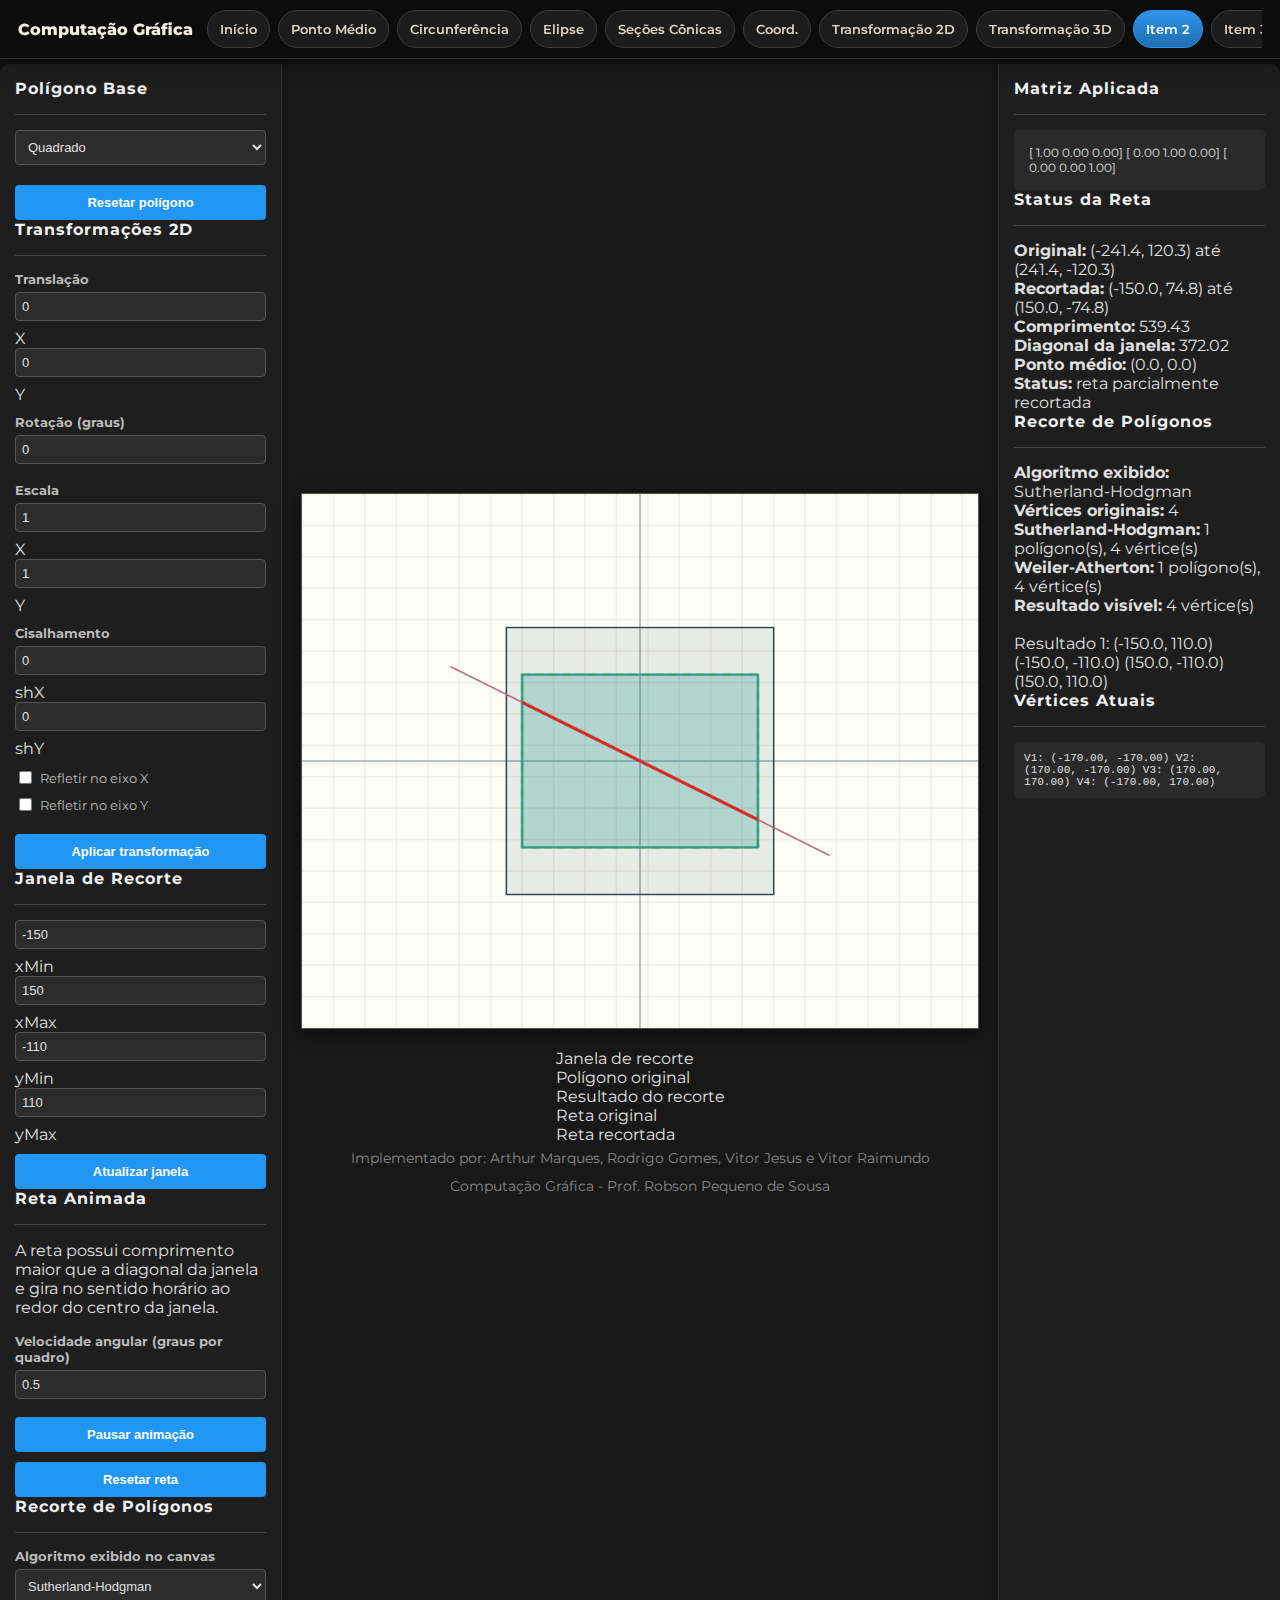
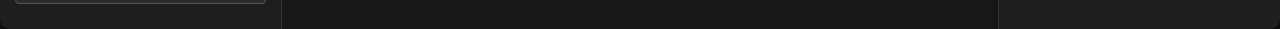
<file: Transformacao_Avancada/index.html>
<!DOCTYPE html>
<html lang="pt-BR">
<head>
    <meta charset="UTF-8">
    <meta name="viewport" content="width=device-width, initial-scale=1.0">
    <title>Item 2 - Recorte 2D</title>
    <link rel="stylesheet" href="styles.css">
    <link rel="stylesheet" href="../nav.css">
</head>
<body class="with-global-header">
    <header class="global-header">
        <a class="global-brand" href="../index.html">Computação Gráfica</a>
        <nav class="global-nav">
            <a href="../index.html">Início</a>
            <a href="../ponto_medio/index.html">Ponto Médio</a>
            <a href="../Circunferencia/index.html">Circunferência</a>
            <a href="../Elipse/index.html">Elipse</a>
            <a href="../Secoes_Conicas/index.html">Seções Cônicas</a>
            <a href="../Sistemas%20De%20Coordenadas/index.html">Coord.</a>
            <a href="../Transformacao/index.html">Transformação 2D</a>
            <a href="../Transformacao_3D/index.html">Transformação 3D</a>
            <a class="active" href="./index.html">Item 2</a>
            <a href="./transformacoes_legado.html">Item 3</a>
            <a href="../Processamento_imagens/index.html">Imagens</a>
            <a href="../Bezier/index.html">Bezier</a>
        </nav>
    </header>
    <div class="page-shell">
    <aside class="sidebar" id="left-bar">
        <section class="panel">
            <h3>Polígono Base</h3>
            <hr>
            <select id="shape-select">
                <option value="triangle">Triângulo</option>
                <option value="square" selected>Quadrado</option>
                <option value="pentagon">Pentágono</option>
                <option value="house">Casa</option>
            </select>
            <button id="reset-shape-btn">Resetar polígono</button>
        </section>

        <section class="panel">
            <h3>Transformações 2D</h3>
            <hr>

            <label for="tx">Translação</label>
            <div class="input-row">
                <input type="number" id="tx" value="0" step="10">
                <span>X</span>
                <input type="number" id="ty" value="0" step="10">
                <span>Y</span>
            </div>

            <label for="rotation">Rotação (graus)</label>
            <div class="input-row">
                <input type="number" id="rotation" value="0" step="5">
            </div>

            <label for="sx">Escala</label>
            <div class="input-row">
                <input type="number" id="sx" value="1" step="0.1">
                <span>X</span>
                <input type="number" id="sy" value="1" step="0.1">
                <span>Y</span>
            </div>

            <label for="shx">Cisalhamento</label>
            <div class="input-row">
                <input type="number" id="shx" value="0" step="0.1">
                <span>shX</span>
                <input type="number" id="shy" value="0" step="0.1">
                <span>shY</span>
            </div>

            <div class="checkbox-group">
                <label><input type="checkbox" id="reflect-x"> Refletir no eixo X</label>
                <label><input type="checkbox" id="reflect-y"> Refletir no eixo Y</label>
            </div>

            <button id="apply-transform-btn">Aplicar transformação</button>
        </section>

        <section class="panel">
            <h3>Janela de Recorte</h3>
            <hr>
            <div class="input-row">
                <input type="number" id="clip-xmin" value="-150" step="10">
                <span>xMin</span>
                <input type="number" id="clip-xmax" value="150" step="10">
                <span>xMax</span>
            </div>
            <div class="input-row">
                <input type="number" id="clip-ymin" value="-110" step="10">
                <span>yMin</span>
                <input type="number" id="clip-ymax" value="110" step="10">
                <span>yMax</span>
            </div>
            <button id="apply-window-btn">Atualizar janela</button>
        </section>

        <section class="panel">
            <h3>Reta Animada</h3>
            <hr>
            <p class="helper-text">
                A reta possui comprimento maior que a diagonal da janela e gira no sentido horário ao redor do centro da janela.
            </p>
            <label for="line-speed">Velocidade angular (graus por quadro)</label>
            <div class="input-row single">
                <input type="number" id="line-speed" value="0.5" step="0.1" min="0.1">
            </div>
            <div class="button-row">
                <button id="toggle-animation-btn">Pausar animação</button>
                <button id="reset-line-btn" class="secondary-btn">Resetar reta</button>
            </div>
        </section>

        <section class="panel">
            <h3>Recorte de Polígonos</h3>
            <hr>
            <label for="polygon-algorithm">Algoritmo exibido no canvas</label>
            <select id="polygon-algorithm">
                <option value="sutherland-hodgman" selected>Sutherland-Hodgman</option>
                <option value="weiler-atherton">Weiler-Atherton</option>
            </select>
        </section>
    </aside>

    <main class="main">
        <canvas id="canvas" width="860" height="680"></canvas>
        <div class="legend">
            <div><span class="legend-swatch clip-window"></span> Janela de recorte</div>
            <div><span class="legend-swatch source-polygon"></span> Polígono original</div>
            <div><span class="legend-swatch clipped-polygon"></span> Resultado do recorte</div>
            <div><span class="legend-swatch source-line"></span> Reta original</div>
            <div><span class="legend-swatch clipped-line"></span> Reta recortada</div>
        </div>
        <p id="credits1">Implementado por: Arthur Marques, Rodrigo Gomes, Vitor Jesus e Vitor Raimundo</p>
        <p id="credits2">Computação Gráfica - Prof. Robson Pequeno de Sousa</p>
    </main>

    <aside class="sidebar" id="right-bar">
        <section class="panel">
            <h3>Matriz Aplicada</h3>
            <hr>
            <div id="matrix-info" class="code-panel"></div>
        </section>

        <section class="panel">
            <h3>Status da Reta</h3>
            <hr>
            <div id="line-status"></div>
        </section>

        <section class="panel">
            <h3>Recorte de Polígonos</h3>
            <hr>
            <div id="polygon-status"></div>
        </section>

        <section class="panel">
            <h3>Vértices Atuais</h3>
            <hr>
            <div id="vertices-info" class="code-panel"></div>
        </section>
    </aside>

    </div>
    <script src="script.js"></script>
</body>
</html>
</file>
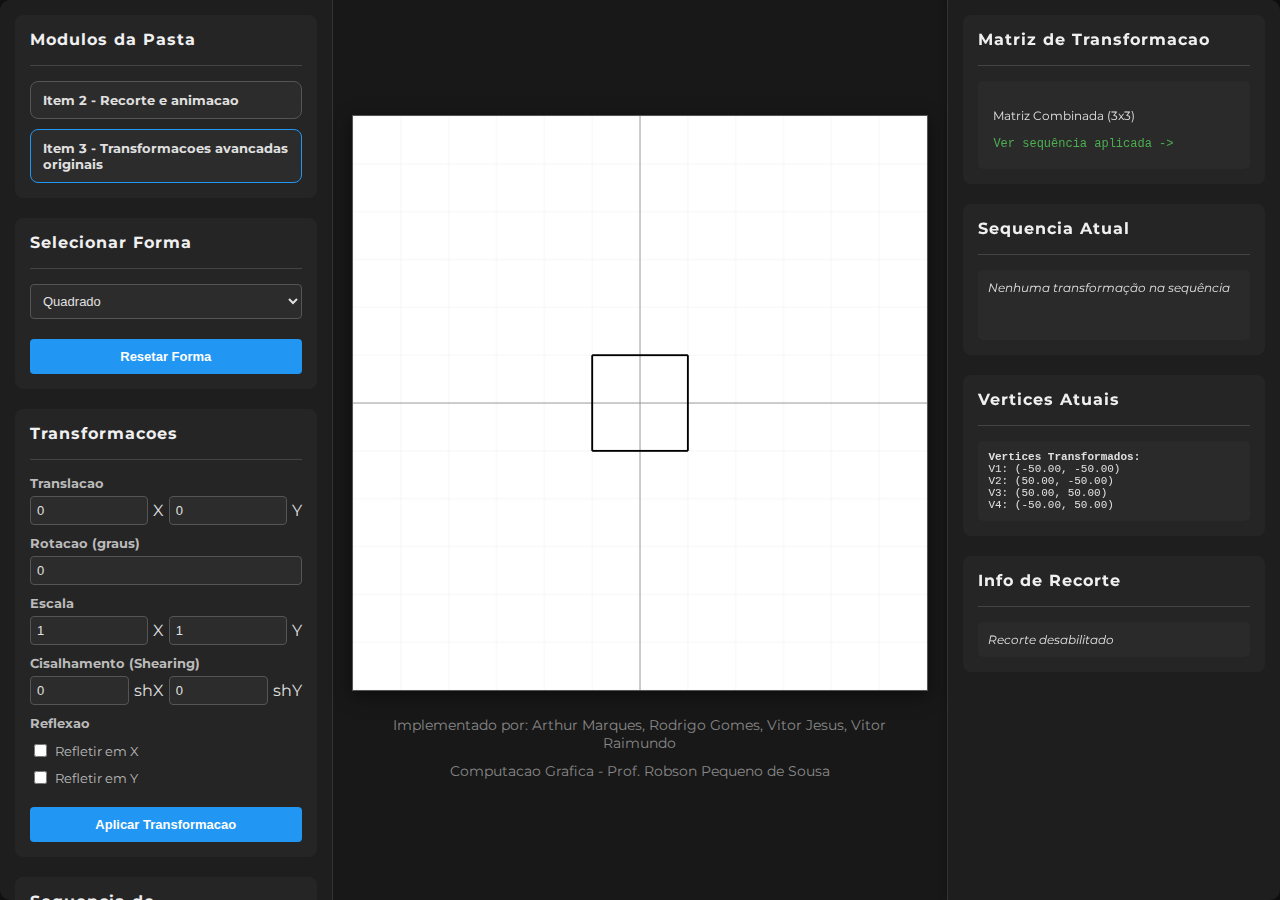
<file: Transformacao_Avancada/transformacoes_legado.html>
<!DOCTYPE html>
<html lang="pt-BR">

<head>
    <meta charset="UTF-8">
    <meta name="viewport" content="width=device-width, initial-scale=1.0">
    <title>Transformacoes Avancadas 2D - Versao Original</title>
    <link rel="stylesheet" href="styles_legado.css">
</head>

<body>
    <div class="sidebar" id="left-bar">
        <div class="nav-box">
            <h3>Modulos da Pasta</h3>
            <hr>
            <a class="nav-link" href="index.html">Item 2 - Recorte e animacao</a>
            <a class="nav-link active-link" href="transformacoes_legado.html">Item 3 - Transformacoes avancadas originais</a>
        </div>

        <div class="shape-selection">
            <h3>Selecionar Forma</h3>
            <hr>
            <select id="shape-select">
                <option value="triangle">Triangulo</option>
                <option value="square" selected>Quadrado</option>
                <option value="pentagon">Pentagono</option>
                <option value="house">Casa</option>
            </select>
            <button id="reset-btn">Resetar Forma</button>
        </div>

        <div class="transformation-controls">
            <h3>Transformacoes</h3>
            <hr>

            <label>Translacao</label>
            <div class="input-group">
                <input type="number" id="tx" value="0" step="10"> X
                <input type="number" id="ty" value="0" step="10"> Y
            </div>

            <label>Rotacao (graus)</label>
            <div class="input-group">
                <input type="number" id="rotation" value="0" step="15">
            </div>

            <label>Escala</label>
            <div class="input-group">
                <input type="number" id="sx" value="1" step="0.1"> X
                <input type="number" id="sy" value="1" step="0.1"> Y
            </div>

            <label>Cisalhamento (Shearing)</label>
            <div class="input-group">
                <input type="number" id="shx" value="0" step="0.1"> shX
                <input type="number" id="shy" value="0" step="0.1"> shY
            </div>

            <label>Reflexao</label>
            <div class="checkbox-group">
                <label><input type="checkbox" id="reflect-x"> Refletir em X</label>
                <label><input type="checkbox" id="reflect-y"> Refletir em Y</label>
            </div>

            <button id="apply-single-btn">Aplicar Transformacao</button>
        </div>

        <div class="sequence-controls">
            <h3>Sequencia de Transformacoes</h3>
            <hr>
            <select id="transform-type">
                <option value="translation">Translacao</option>
                <option value="rotation">Rotacao</option>
                <option value="scale">Escala</option>
                <option value="shear">Cisalhamento</option>
                <option value="reflection">Reflexao</option>
            </select>
            <button id="add-to-sequence-btn">Adicionar a Sequencia</button>
            <button id="apply-sequence-btn">Aplicar Sequencia</button>
            <button id="clear-sequence-btn" style="background-color: #f44336;">Limpar Sequencia</button>
        </div>

        <div class="viewport-controls">
            <h3>Janela do Mundo para Viewport</h3>
            <hr>
            <label>Janela do Mundo</label>
            <div class="input-group">
                <input type="number" id="world-xmin" value="-200" step="10"> xMin
                <input type="number" id="world-xmax" value="200" step="10"> xMax
            </div>
            <div class="input-group">
                <input type="number" id="world-ymin" value="-200" step="10"> yMin
                <input type="number" id="world-ymax" value="200" step="10"> yMax
            </div>

            <label>Viewport</label>
            <div class="input-group">
                <input type="number" id="vp-xmin" value="100" step="10"> xMin
                <input type="number" id="vp-xmax" value="400" step="10"> xMax
            </div>
            <div class="input-group">
                <input type="number" id="vp-ymin" value="100" step="10"> yMin
                <input type="number" id="vp-ymax" value="400" step="10"> yMax
            </div>

            <div class="checkbox-group">
                <label><input type="checkbox" id="enable-viewport"> Habilitar Viewport Mapping</label>
                <label><input type="checkbox" id="enable-clipping"> Habilitar Recorte (Cohen-Sutherland)</label>
            </div>
        </div>
    </div>

    <div class="main">
        <canvas id="canvas" width="600" height="600"></canvas>
        <p id="credits1">Implementado por: Arthur Marques, Rodrigo Gomes, Vitor Jesus, Vitor Raimundo</p>
        <p id="credits2">Computacao Grafica - Prof. Robson Pequeno de Sousa</p>
    </div>

    <div class="sidebar" id="right-bar">
        <div class="matrix-display">
            <h3>Matriz de Transformacao</h3>
            <hr>
            <div id="matrix-info">
                <p>Matriz Identidade (3x3)</p>
                <code>
                    [1  0  0]<br>
                    [0  1  0]<br>
                    [0  0  1]
                </code>
            </div>
        </div>

        <div class="sequence-display">
            <h3>Sequencia Atual</h3>
            <hr>
            <div id="sequence-list">
                <em>Nenhuma transformacao na sequencia</em>
            </div>
        </div>

        <div class="vertices-display">
            <h3>Vertices Atuais</h3>
            <hr>
            <div id="vertices-info" style="max-height: 200px; overflow-y: auto;">
                <em>Carregando...</em>
            </div>
        </div>

        <div class="clipping-info">
            <h3>Info de Recorte</h3>
            <hr>
            <div id="clip-stats">
                <em>Recorte desabilitado</em>
            </div>
        </div>
    </div>

    <script src="script_legado.js"></script>
</body>

</html>
</file>
<file: index.css>
:root {
  --bg: #101010;
  --panel: #1f1f1f;
  --panel-2: #272727;
  --border: #383838;
  --text: #f4f0e8;
  --muted: #c2b8aa;
  --accent: #2f95ea;
  --accent-2: #1e6db0;
}

* {
  box-sizing: border-box;
}

body {
  margin: 0;
  min-height: 100vh;
  font-family: "Segoe UI", Tahoma, Geneva, Verdana, sans-serif;
  color: var(--text);
  background:
    radial-gradient(circle at top, rgba(47, 149, 234, 0.1), transparent 30%),
    linear-gradient(180deg, #141414 0%, #0e0e0e 100%);
}

.page {
  width: min(1240px, calc(100% - 48px));
  margin: 28px auto;
  padding: 28px;
  border: 1px solid var(--border);
  border-radius: 24px;
  background: rgba(31, 31, 31, 0.95);
  box-shadow: 0 24px 60px rgba(0, 0, 0, 0.35);
}

.hero {
  margin-bottom: 28px;
}

.eyebrow {
  margin: 0 0 10px;
  color: #8ebff0;
  text-transform: uppercase;
  letter-spacing: 0.18em;
  font-size: 0.78rem;
}

.hero h1 {
  margin: 0;
  font-size: clamp(2.3rem, 4vw, 3.4rem);
}

.lead {
  max-width: 760px;
  margin: 12px 0 18px;
  color: var(--muted);
  line-height: 1.6;
  font-size: 1.05rem;
}

.team {
  display: inline-flex;
  gap: 10px;
  flex-wrap: wrap;
  padding: 12px 16px;
  border: 1px solid var(--border);
  border-radius: 999px;
  background: rgba(47, 149, 234, 0.08);
  color: var(--muted);
}

.grid {
  display: grid;
  grid-template-columns: repeat(auto-fit, minmax(240px, 1fr));
  gap: 18px;
}

.card {
  display: flex;
  flex-direction: column;
  gap: 14px;
  min-height: 220px;
  padding: 20px;
  border-radius: 18px;
  border: 1px solid var(--border);
  background: linear-gradient(180deg, var(--panel-2) 0%, var(--panel) 100%);
}

.card h2 {
  margin: 0;
  font-size: 1.8rem;
  line-height: 1.05;
}

.card p {
  margin: 0;
  color: var(--muted);
  line-height: 1.55;
  flex: 1;
}

.card a {
  display: inline-flex;
  justify-content: center;
  align-items: center;
  min-height: 48px;
  padding: 0 18px;
  border-radius: 12px;
  background: linear-gradient(180deg, var(--accent) 0%, var(--accent-2) 100%);
  color: white;
  text-decoration: none;
  font-weight: 700;
}

.actions {
  display: grid;
  gap: 10px;
}

.card a.secondary {
  background: #3a3a3a;
}

@media (max-width: 720px) {
  .page {
    width: min(100% - 24px, 1240px);
    padding: 20px;
  }

  .team {
    border-radius: 18px;
  }
}
</file>
<file: Bezier/styles.css>
@import url('https://fonts.googleapis.com/css?family=Montserrat:400,700&display=swap');

body {
    display: flex;
    height: 100vh;
    margin: 0;
    font-family: 'Montserrat', Arial, sans-serif;
    background: #121212;
    color: #e0e0e0;
}

p,
h3 {
    user-select: none;
}

.sidebar {
    width: 500px;
    padding: 15px;
    background: #1e1e1e;
    box-shadow: 2px 0 10px rgba(0, 0, 0, 0.5);
    border-radius: 10px 0 0 10px;
    overflow-y: auto;
    border-right: 1px solid #333;
    position: relative;
    color: #e0e0e0;
}

.main {
    flex-grow: 1;
    display: flex;
    flex-direction: column;
    align-items: center;
    justify-content: center;
    background: #181818;
    position: relative;
}

.main h1 {
    color: #f0f0f0;
    font-size: 20px;
    margin-bottom: 15px;
    text-align: center;
    font-weight: 700;
    letter-spacing: 1px;
}

#bounds-info {
    position: fixed;
    padding: 10px;
    font-size: 14px;
    text-align: center;
    border-radius: 5px;
    top: 100px;
    right: 10px;
    background: #222;
    color: #f0f0f0;
    box-shadow: 0 2px 8px rgba(0, 0, 0, 0.7);
}

canvas {
    border: 1px solid #555;
    box-shadow: 0 4px 16px rgba(0, 0, 0, 0.5);
    background-color: white;
    display: block;
    margin-bottom: 20px;
    max-width: 95%;
    height: auto;
}

#live-coords,
#points-list {
    font-size: 13px;
    background: #2a2a2a;
    padding: 10px;
    border-radius: 5px;
    margin-bottom: 15px;
    color: #ccc;
}

h3 {
    font-size: 18px;
    letter-spacing: 1px;
    font-weight: 700;
    color: #f0f0f0;
}

hr {
    border: none;
    border-top: 1px solid #333;
    margin: 10px 0;
}

.info-section,
.coordenadas-cursor,
.control-points-info,
.bezier-controls,
.formula-info {
    margin-bottom: 20px;
    padding: 10px;
    background: rgba(0, 0, 0, 0.3);
    border-radius: 5px;
    border-left: 3px solid #FF6B6B;
}

.control-points-info {
    border-left-color: #FF6B6B;
}

.bezier-controls {
    border-left-color: #FFD93D;
}

.formula-info {
    border-left-color: #6BCB77;
}

button {
    background: linear-gradient(135deg, #667eea 0%, #764ba2 100%);
    color: white;
    border: none;
    padding: 10px 15px;
    border-radius: 5px;
    cursor: pointer;
    font-weight: 600;
    font-size: 13px;
    transition: all 0.3s ease;
}

button:hover {
    transform: translateY(-2px);
    box-shadow: 0 4px 12px rgba(102, 126, 234, 0.4);
}

button:active {
    transform: translateY(0);
}

input[type="number"],
input[type="checkbox"] {
    background: #2a2a2a;
    color: #f0f0f0;
    border: 1px solid #444;
    padding: 5px 8px;
    border-radius: 4px;
    font-size: 13px;
}

input[type="number"] {
    padding: 8px 10px;
}

input[type="checkbox"] {
    cursor: pointer;
    width: 18px;
    height: 18px;
}

label {
    font-size: 13px;
    color: #ccc;
}

.info-section p {
    margin: 0;
    font-size: 12px;
}

/* Scrollbar styling */
.sidebar::-webkit-scrollbar {
    width: 8px;
}

.sidebar::-webkit-scrollbar-track {
    background: #1e1e1e;
}

.sidebar::-webkit-scrollbar-thumb {
    background: #444;
    border-radius: 4px;
}

.sidebar::-webkit-scrollbar-thumb:hover {
    background: #555;
}

/* Responsividade */
@media (max-width: 768px) {
    .sidebar {
        width: 300px;
    }

    canvas {
        max-width: 90vw;
        height: auto;
    }

    .main h1 {
        font-size: 16px;
    }
}
</file>
<file: nav.css>
.global-header {
    position: fixed;
    top: 0;
    left: 0;
    right: 0;
    z-index: 1000;
    display: flex;
    align-items: center;
    gap: 14px;
    padding: 10px 18px;
    background: rgba(12, 12, 12, 0.94);
    border-bottom: 1px solid #2f2f2f;
    backdrop-filter: blur(10px);
    box-shadow: 0 8px 20px rgba(0, 0, 0, 0.22);
}

.global-brand {
    color: #f4f0e8;
    font-weight: 800;
    text-decoration: none;
    white-space: nowrap;
}

.global-nav {
    display: flex;
    gap: 8px;
    overflow-x: auto;
    scrollbar-width: thin;
}

.global-nav a {
    display: inline-flex;
    align-items: center;
    min-height: 36px;
    padding: 0 12px;
    border-radius: 999px;
    border: 1px solid #3b3b3b;
    background: #1c1c1c;
    color: #ddd4c9;
    text-decoration: none;
    font-size: 13px;
    font-weight: 600;
    white-space: nowrap;
}

.global-nav a:hover {
    background: #2b2b2b;
}

.global-nav a.active {
    border-color: #2f95ea;
    background: linear-gradient(180deg, #2f95ea 0%, #1e6db0 100%);
    color: #fff;
}

body.with-global-header {
    display: block !important;
    min-height: 100vh;
    padding-top: 64px;
}

.page-shell {
    display: flex;
    min-height: calc(100vh - 64px);
}

@media (max-width: 1200px) {
    .page-shell {
        flex-direction: column;
    }
}
</file>
<file: Circunferencia/styles.css>
@import url('https://fonts.googleapis.com/css?family=Montserrat:400,700&display=swap');

body {
    display: flex;
    height: 100vh;
    margin: 0;
    font-family: 'Montserrat', Arial, sans-serif;
    background: #121212;
    color: #e0e0e0;
}

p,
h3 {
    user-select: none;
}

.sidebar {
    width: 500px;
    padding: 15px;
    background: #1e1e1e;
    box-shadow: 2px 0 10px rgba(0, 0, 0, 0.5);
    border-radius: 10px 0 0 10px;
    overflow-y: auto;
    border-right: 1px solid #333;
    position: relative;
    color: #e0e0e0;
}

.main {
    flex-grow: 1;
    display: flex;
    flex-direction: column;
    align-items: center;
    justify-content: center;
    background: #181818;
    position: relative;
}

#bounds-info {
    position: fixed;
    padding: 10px;
    font-size: 14px;
    text-align: center;
    border-radius: 5px;
    top: 10px;
    background: #222;
    color: #f0f0f0;
    box-shadow: 0 2px 8px rgba(0, 0, 0, 0.7);
}

canvas {
    border: 1px solid #555;
    box-shadow: 0 4px 16px rgba(0, 0, 0, 0.5);
    background-color: white;
    display: block;
    margin-bottom: 100px;
    max-width: 100%;
    height: auto;
}

#live-coords,
#clicked-coords,
#formulas {
    font-size: 13px;
    background: #2a2a2a;
    padding: 10px;
    border-radius: 5px;
    margin-bottom: 15px;
    color: #ccc;
}

#formulas {
    word-wrap: break-word;
    font-family: "Courier New", monospace;
    font-size: 13px;
    background: #2a2a2a;
    color: #ccc;
    padding: 10px;
    border-radius: 5px;
    margin-bottom: 15px;
    overflow-x: auto;
}

h3 {
    font-size: 18px;
    letter-spacing: 1px;
    font-weight: 700;
    color: #f0f0f0;
}

#credits1,
#credits2 {
    color: #888;
    padding: 0 20px;
    margin-top: 0;
    font-size: 16px;
    border-radius: 5px;
    text-align: center;
}

.sidebar div {
    margin-bottom: 12px;
}

.sidebar input {
    padding: 6px;
    font-size: 13px;
    width: 100px;
    box-sizing: border-box;
    background: #2c2c2c;
    color: #e0e0e0;
    border: 1px solid #555;
    border-radius: 4px;
}

.sidebar input:focus {
    border: 2px solid #2196F3;
    outline: none;
    background: #333;
}

#input-xmax,
#input-xmin,
#input-ymax,
#input-ymin {
    margin-bottom: 5px;
}

.circle-buttons button {
    background-color: #464646;
    color: #fff;
    padding: 8px 15px;
    border: none;
    cursor: pointer;
    font-size: 14px;
    margin-top: 10px;
    border-radius: 4px;
    width: 100%;
    transition: background 0.2s, transform 0.2s;
}

.circle-buttons button.active {
    background-color: #2196F3;
}

#btn-trig.active {
    background-color: red;
}

#btn-poly.active {
    background-color: blue;
}

#btn-mid.active {
    background-color: green;
}

#input-div {
    width: 100%;
    display: flex;
    flex-direction: column;
    align-items: flex-start;
    margin-top: 20px;
}

#world-coords-input div {
    display: flex;
    align-items: center;
    gap: 15px;
    /* espaço entre o bloco X e Y */
}

#world-coords-input label {
    margin-right: 5px;
    font-weight: bold;
    color: #ddd;
}

#world-coords-input input {
    width: 80px;
    padding: 5px;
    background: #2c2c2c;
    color: #e0e0e0;
    border: 1px solid #555;
    border-radius: 4px;
    text-align: center;
}

#set-circle-btn {
    width: 50%;
    padding: 10px;
    background-color: #2196F3;
    color: white;
    border: none;
    border-radius: 4px;
    cursor: pointer;
    height: 50%;
    font-size: 13px;
    margin-top: 10px;
}

.circle-inputs {
    margin: 30px 0;
    display: flex;
    width: 100%;
    text-align: center;
    flex-direction: column;
    align-items: center;
    justify-content: center;
}

.circle-coordinates {
    display: flex;
    gap: 20px;
    align-items: center;
    justify-content: center;
}

.circle-inputs label {
    font-weight: bold;
    font-size: 13px;
    color: #ddd;
    margin-bottom: 5px;
}
</file>
<file: Elipse/styles.css>
@import url('https://fonts.googleapis.com/css?family=Montserrat:400,700&display=swap');

body {
    display: flex;
    height: 100vh;
    margin: 0;
    font-family: 'Montserrat', Arial, sans-serif;
    background: #121212;
    color: #e0e0e0;
}

p,
h3 {
    user-select: none;
}

.sidebar {
    width: 500px;
    padding: 15px;
    background: #1e1e1e;
    box-shadow: 2px 0 10px rgba(0, 0, 0, 0.5);
    border-radius: 10px 0 0 10px;
    overflow-y: auto;
    border-right: 1px solid #333;
    position: relative;
    color: #e0e0e0;
}

.main {
    flex-grow: 1;
    display: flex;
    flex-direction: column;
    align-items: center;
    justify-content: center;
    background: #181818;
    position: relative;
}

canvas {
    border: 1px solid #555;
    box-shadow: 0 4px 16px rgba(0, 0, 0, 0.5);
    background-color: white;
    display: block;
    margin-bottom: 50px;
    max-width: 100%;
    height: auto;
}

#live-coords,
#clicked-coords {
    font-size: 13px;
    background: #2a2a2a;
    padding: 10px;
    border-radius: 5px;
    margin-bottom: 15px;
    color: #ccc;
}

h3 {
    font-size: 18px;
    letter-spacing: 1px;
    font-weight: 700;
    color: #f0f0f0;
}

hr {
    border: none;
    border-top: 1px solid #444;
    margin: 10px 0;
}

#credits1,
#credits2 {
    color: #888;
    padding: 0 20px;
    margin-top: 0;
    font-size: 16px;
    border-radius: 5px;
    text-align: center;
}

.sidebar div {
    margin-bottom: 12px;
}

.sidebar input {
    padding: 6px;
    font-size: 13px;
    width: 100%;
    box-sizing: border-box;
    background: #2c2c2c;
    color: #e0e0e0;
    border: 1px solid #555;
    border-radius: 4px;
    margin-bottom: 10px;
}

.sidebar input:focus {
    border: 2px solid #2196F3;
    outline: none;
    background: #333;
}

.sidebar label {
    display: block;
    margin-top: 10px;
    margin-bottom: 5px;
    font-weight: bold;
    color: #bbb;
}

button {
    background-color: #2196F3;
    color: #fff;
    padding: 10px 20px;
    border: none;
    cursor: pointer;
    font-size: 14px;
    border-radius: 4px;
    width: 100%;
    transition: background 0.2s, transform 0.2s;
    font-weight: bold;
}

button:hover {
    background-color: #1976D2;
    transform: scale(1.02);
}

button:active {
    background-color: #0D47A1;
    transform: scale(0.98);
}

#clear-ellipses-btn {
    background-color: #f44336;
    margin-bottom: 20px;
}

#clear-ellipses-btn:hover {
    background-color: #d32f2f;
}

.ellipse-coordinates {
    margin-top: 15px;
}

#quadrant-info {
    color: #4CAF50;
    padding: 5px;
    background: #2a2a2a;
    border-radius: 3px;
    text-align: center;
}
</file>
<file: ponto_medio/style.css>
@import url('https://fonts.googleapis.com/css?family=Montserrat:400,700&display=swap');

body {
    display: flex;
    height: 100vh;
    margin: 0;
    font-family: 'Montserrat', Arial, sans-serif;
    background: #181818; /* fundo escuro */
    color: #e0e0e0;
}

.sidebar {
    width: 280px;
    padding: 20px;
    background: #232323; /* cinza escuro sólido */
    border-right: 1px solid #333;
    display: flex;
    flex-direction: column;
    gap: 12px;
}

#right-bar {
    border-left: 1px solid #333;
    border-right: none;
}

.main {
    flex-grow: 1;
    display: flex;
    flex-direction: column;
    align-items: center;
    justify-content: center;
    background: #181818;
    position: relative;
}

canvas {
    border: 1px solid #444;
    background-color: #fff; /* branco */
    display: block;
    margin: 20px 0;
    max-width: 100%;
    height: auto;
}

h3 {
    font-size: 18px;
    font-weight: 700;
    margin: 0 0 10px 0;
    color: #f0f0f0;
}

hr {
    border: none;
    border-top: 1px solid #333;
    margin: 10px 0;
}

.sidebar label {
    font-size: 14px;
    margin-right: 6px;
    font-weight: 600;
    display: inline-block;
    color: #ddd;
}

.sidebar input[type="number"],
.sidebar select {
    padding: 6px;
    font-size: 14px;
    background: #2c2c2c;
    color: #e0e0e0;
    border: 1px solid #444;
    border-radius: 4px;
    margin-bottom: 6px;
    width: 100%;
    box-sizing: border-box;
}

.sidebar input[type="number"]:focus,
.sidebar select:focus {
    border: 1px solid #2196F3;
    outline: none;
    background: #333;
}

#draw-line-btn,
#clear-btn {
    background-color: #2196F3;
    color: #fff;
    padding: 8px;
    border: none;
    cursor: pointer;
    font-size: 14px;
    margin-top: 8px;
    border-radius: 4px;
    width: 100%;
    font-weight: 600;
}

#draw-line-btn:hover,
#clear-btn:hover {
    background-color: #0b7dda;
}

#live-coords,
#clicked-coords {
    font-size: 14px;
    background: #2c2c2c;
    padding: 10px;
    border-radius: 4px;
    margin-bottom: 10px;
    color: #d0d0d0;
}

.coord-row {
    display: flex;
    gap: 12px;
    margin-bottom: 6px;
}

.scroll-container {
    max-height: 140px;
    overflow-y: auto;
    background: #2c2c2c;
    border-radius: 4px;
    padding: 8px;
    font-size: 13px;
    color: #ccc;
}

#no-line-message {
    color: #aaa;
    font-size: 14px;
    text-align: center;
    margin: 10px 0;
}
</file>
<file: Processamento_imagens/style.css>
@import url('https://fonts.googleapis.com/css?family=Montserrat:400,700&display=swap');

* {
    margin: 0;
    padding: 0;
    box-sizing: border-box;
}

body {
    font-family: 'Montserrat', Arial, sans-serif;
    background: #121212;
    min-height: 100vh;
    color: #e0e0e0;
}

p,
h3 {
    user-select: none;
}

.container {
    display: flex;
    height: 100vh;
    gap: 0;
    padding: 0;
}

/* Sidebars */
.sidebar {
    background: #1e1e1e;
    padding: 20px;
    box-shadow: 2px 0 10px rgba(0, 0, 0, 0.5);
    overflow-y: auto;
    width: 320px;
    color: #e0e0e0;
    border-right: 1px solid #333;
}

.left-sidebar {
    display: flex;
    flex-direction: column;
}

.right-sidebar {
    overflow-y: auto;
    border-right: none;
    border-left: 1px solid #333;
}

/* Main Content */
.main-content {
    flex: 1;
    background: #181818;
    padding: 20px;
    display: flex;
    flex-direction: column;
    min-width: 0;
    min-height: 0;
    overflow-y: auto;
}

.main-content h1 {
    text-align: center;
    color: #f0f0f0;
    margin-bottom: 20px;
    font-size: 24px;
    font-weight: 700;
    letter-spacing: 1px;
}

/* Canvas Container */
.canvas-container {
    display: flex;
    justify-content: center;
    align-items: flex-start;
    gap: 30px;
    flex-wrap: wrap;
    flex: 0 0 auto;
    min-height: auto;
    overflow: visible;
    padding-right: 8px;
}

.canvas-wrapper {
    display: flex;
    flex-direction: column;
    align-items: center;
    gap: 10px;
    flex: 0 1 clamp(280px, 30vw, 520px);
    width: clamp(280px, 30vw, 520px);
    min-width: 0;
    max-width: 100%;
}

.canvas-viewport {
    width: 100%;
    max-width: min(100%, calc(100vh - 280px));
    aspect-ratio: 1 / 1;
    position: relative;
    display: flex;
    align-items: center;
    justify-content: center;
    overflow: hidden;
    background: #fff;
    border: 1px solid #cfcfcf;
    box-shadow: inset 0 0 0 1px #f4f4f4, 0 12px 28px rgba(0, 0, 0, 0.28);
}

.canvas-viewport::before,
.canvas-viewport::after {
    content: '';
    position: absolute;
    background: rgba(120, 120, 120, 0.55);
    pointer-events: none;
    z-index: 2;
}

.canvas-viewport::before {
    top: 50%;
    left: 0;
    width: 100%;
    height: 1px;
    transform: translateY(-50%);
}

.canvas-viewport::after {
    top: 0;
    left: 50%;
    width: 1px;
    height: 100%;
    transform: translateX(-50%);
}

.canvas-wrapper h3 {
    color: #f0f0f0;
    font-size: 18px;
    font-weight: 700;
    letter-spacing: 1px;
}

canvas {
    position: relative;
    z-index: 1;
    display: block;
    max-width: 100%;
    max-height: 100%;
    width: auto;
    height: auto;
}

.dimensions {
    font-size: 12px;
    color: #ccc;
    font-weight: bold;
}

.viewport-panel {
    margin-top: 16px;
    background: #202020;
    border: 1px solid #3a3a3a;
    border-radius: 8px;
    padding: 12px;
}

.viewport-header {
    display: flex;
    justify-content: space-between;
    align-items: center;
    gap: 10px;
    flex-wrap: wrap;
    margin-bottom: 10px;
}

.viewport-header h3 {
    margin: 0;
    font-size: 16px;
    color: #f0f0f0;
}

.viewport-size-controls {
    display: flex;
    align-items: center;
    gap: 8px;
    flex-wrap: wrap;
}

.viewport-size-controls select {
    width: auto;
    min-width: 150px;
    margin: 0;
    padding: 6px;
}

.viewport-size-controls label {
    font-size: 12px;
    color: #bbb;
    font-weight: bold;
}

.viewport-size-controls input[type="number"] {
    width: 76px;
    padding: 6px;
    border: 1px solid #555;
    border-radius: 4px;
    background: #2c2c2c;
    color: #e0e0e0;
    font-size: 13px;
}

.viewport-size-controls #applyViewportSizeBtn {
    width: auto;
    min-width: 130px;
    margin: 0;
    padding: 8px 12px;
}

.viewport-canvas-shell {
    width: 100%;
    overflow: auto;
    border: 1px solid #555;
    border-radius: 4px;
    background: #fff;
    padding: 10px;
}

.viewport-offset-controls {
    display: flex;
    align-items: center;
    gap: 8px;
    flex-wrap: wrap;
    margin-bottom: 10px;
}

.viewport-offset-controls label {
    font-size: 12px;
    color: #bbb;
    font-weight: bold;
}

.viewport-offset-controls input[type="number"] {
    width: 76px;
    padding: 6px;
    border: 1px solid #555;
    border-radius: 4px;
    background: #2c2c2c;
    color: #e0e0e0;
    font-size: 13px;
}

#viewportCanvas {
    display: block;
    margin: 0 auto;
    border: 1px solid #c8c8c8;
    image-rendering: pixelated;
}

/* Sections */
.section {
    margin-bottom: 20px;
    padding-bottom: 15px;
    border-bottom: 1px solid #444;
}

.section:last-child {
    border-bottom: none;
}

.section h2,
.section h3 {
    color: #f0f0f0;
    margin-bottom: 10px;
    font-size: 18px;
    font-weight: 700;
    letter-spacing: 1px;
}

.right-sidebar h2 {
    text-align: center;
    margin-bottom: 20px;
    color: #f0f0f0;
    font-weight: 700;
    letter-spacing: 1px;
}

/* Transform Sections */
.transform-section {
    background: #2a2a2a;
    padding: 15px;
    border-radius: 5px;
    margin-bottom: 15px;
    border: 1px solid #444;
}

.transform-section h3 {
    color: #f0f0f0;
    font-size: 16px;
    margin-bottom: 10px;
    padding-bottom: 8px;
    border-bottom: 2px solid #2196F3;
    font-weight: 700;
    letter-spacing: 1px;
}

/* Input Groups */
.input-group {
    display: flex;
    align-items: center;
    margin-bottom: 10px;
    gap: 10px;
}

.input-group label {
    font-size: 14px;
    font-weight: bold;
    color: #bbb;
    min-width: 80px;
}

.input-group input[type="number"] {
    flex: 1;
    padding: 6px;
    border: 1px solid #555;
    border-radius: 4px;
    font-size: 13px;
    background: #2c2c2c;
    color: #e0e0e0;
}

.input-group input[type="number"]:focus {
    border: 2px solid #2196F3;
    outline: none;
    background: #333;
}

.input-group input[type="checkbox"] {
    width: 18px;
    height: 18px;
    cursor: pointer;
}

/* File Input */
input[type="file"] {
    display: block;
    width: 100%;
    padding: 8px;
    margin-bottom: 10px;
    border: 1px solid #555;
    border-radius: 4px;
    font-size: 13px;
    background: #2c2c2c;
    color: #e0e0e0;
}

input[type="file"]:focus {
    border: 2px solid #2196F3;
    outline: none;
    background: #333;
}

/* Select */
select {
    width: 100%;
    padding: 8px;
    margin-bottom: 10px;
    border: 1px solid #555;
    border-radius: 4px;
    font-size: 14px;
    background: #2c2c2c;
    color: #e0e0e0;
}

select:focus {
    border: 2px solid #2196F3;
    outline: none;
    background: #333;
}

/* Buttons */
button {
    width: 100%;
    padding: 10px;
    border: none;
    border-radius: 4px;
    font-size: 14px;
    font-weight: bold;
    cursor: pointer;
    transition: background 0.2s, transform 0.2s;
}

.btn-primary {
    background-color: #2196F3;
    color: #fff;
}

.btn-primary:hover {
    background-color: #1976D2;
    transform: scale(1.02);
}

.btn-primary:active {
    background-color: #0D47A1;
    transform: scale(0.98);
}

.btn-secondary {
    background-color: #6c757d;
    color: #fff;
    margin-bottom: 10px;
}

.btn-secondary:hover {
    background-color: #5a6268;
    transform: scale(1.02);
}

.btn-secondary:active {
    background-color: #495057;
    transform: scale(0.98);
}

.btn-danger {
    background-color: #f44336;
    color: #fff;
}

.btn-danger:hover {
    background-color: #d32f2f;
    transform: scale(1.02);
}

.btn-danger:active {
    background-color: #b71c1c;
    transform: scale(0.98);
}

.btn-transform {
    background-color: #4CAF50;
    color: #fff;
    margin-top: 5px;
}

.btn-transform:hover {
    background-color: #45a049;
    transform: scale(1.02);
}

.btn-transform:active {
    background-color: #388e3c;
    transform: scale(0.98);
}

button:disabled {
    background: #555;
    cursor: not-allowed;
    transform: none;
}

/* Info Box */
.info-box {
    background: #2a2a2a;
    padding: 12px;
    border-radius: 5px;
    font-size: 13px;
    line-height: 1.6;
    border: 1px solid #444;
    color: #ccc;
}

.info-section {
    flex: 1;
}

/* History Box */
.history-box {
    background: #2a2a2a;
    border: 1px solid #444;
    border-radius: 5px;
    padding: 10px;
    max-height: 200px;
    overflow-y: auto;
    font-size: 12px;
    line-height: 1.8;
    color: #ccc;
}

.history-item {
    padding: 5px;
    margin-bottom: 5px;
    background: #333;
    border-radius: 4px;
    border-left: 3px solid #2196F3;
}

/* Credits */
.credits {
    text-align: center;
    margin-top: 20px;
    padding-top: 20px;
    font-size: 14px;
    color: #888;
}

.credits p {
    margin: 5px 0;
}

/* Scrollbar Styling */
.sidebar::-webkit-scrollbar,
.history-box::-webkit-scrollbar {
    width: 8px;
}

.sidebar::-webkit-scrollbar-track,
.history-box::-webkit-scrollbar-track {
    background: #2a2a2a;
    border-radius: 10px;
}

.sidebar::-webkit-scrollbar-thumb,
.history-box::-webkit-scrollbar-thumb {
    background: #555;
    border-radius: 10px;
}

.sidebar::-webkit-scrollbar-thumb:hover,
.history-box::-webkit-scrollbar-thumb:hover {
    background: #666;
}

/* Responsive */
@media (max-width: 1200px) {
    .container {
        flex-direction: column;
        height: auto;
        min-height: 100vh;
    }

    .sidebar {
        width: 100%;
    }

    .canvas-container {
        flex-direction: column;
        overflow: visible;
        padding-right: 0;
    }

    .canvas-wrapper {
        width: 100%;
        max-width: min(100%, 70vh);
    }

    .canvas-viewport {
        max-width: 100%;
    }
}
</file>
<file: Secoes_Conicas/styles.css>
@import url('https://fonts.googleapis.com/css?family=Montserrat:400,700&display=swap');

body {
    display: flex;
    height: 100vh;
    margin: 0;
    font-family: 'Montserrat', Arial, sans-serif;
    background: #121212;
    color: #e0e0e0;
}

p,
h3,
h2 {
    user-select: none;
}

.sidebar {
    width: 350px;
    padding: 15px;
    background: #1e1e1e;
    box-shadow: 2px 0 10px rgba(0, 0, 0, 0.5);
    overflow-y: auto;
    border-right: 1px solid #333;
    position: relative;
    color: #e0e0e0;
}

#left-bar {
    border-radius: 10px 0 0 10px;
}

#right-bar {
    border-radius: 0 10px 10px 0;
    border-left: 1px solid #333;
    border-right: none;
}

.main {
    flex-grow: 1;
    display: flex;
    flex-direction: column;
    align-items: center;
    justify-content: center;
    background: #181818;
    position: relative;
    padding: 20px;
}

canvas {
    border: 1px solid #555;
    box-shadow: 0 4px 16px rgba(0, 0, 0, 0.5);
    background-color: white;
    display: block;
    margin-bottom: 20px;
    max-width: 100%;
    height: auto;
}

#classification-display {
    background: #2a2a2a;
    padding: 20px;
    border-radius: 10px;
    text-align: center;
    width: 80%;
    max-width: 500px;
    margin-bottom: 20px;
    box-shadow: 0 2px 8px rgba(0, 0, 0, 0.5);
}

#conic-type {
    font-size: 28px;
    font-weight: bold;
    margin: 0 0 10px 0;
    color: #4CAF50;
}

#discriminant-info {
    font-size: 16px;
    margin: 5px 0;
    color: #bbb;
}

#equation-display {
    font-size: 13px;
    margin: 10px 0 0 0;
    color: #888;
    font-family: 'Courier New', monospace;
}

h3 {
    font-size: 18px;
    letter-spacing: 1px;
    font-weight: 700;
    color: #f0f0f0;
}

hr {
    border: none;
    border-top: 1px solid #444;
    margin: 10px 0;
}

#credits1,
#credits2 {
    color: #888;
    padding: 0 20px;
    margin-top: 0;
    font-size: 16px;
    border-radius: 5px;
    text-align: center;
}

.sidebar div {
    margin-bottom: 12px;
}

.sidebar input {
    padding: 8px;
    font-size: 14px;
    width: 100%;
    box-sizing: border-box;
    background: #2c2c2c;
    color: #e0e0e0;
    border: 1px solid #555;
    border-radius: 4px;
    margin-bottom: 12px;
}

.sidebar input:focus {
    border: 2px solid #2196F3;
    outline: none;
    background: #333;
}

.sidebar label {
    display: block;
    margin-top: 8px;
    margin-bottom: 5px;
    font-weight: bold;
    color: #bbb;
    font-size: 13px;
}

button {
    background-color: #2196F3;
    color: #fff;
    padding: 12px 20px;
    border: none;
    cursor: pointer;
    font-size: 14px;
    border-radius: 4px;
    width: 100%;
    transition: background 0.2s, transform 0.2s;
    font-weight: bold;
    margin-top: 5px;
}

button:hover {
    background-color: #1976D2;
    transform: scale(1.02);
}

button:active {
    background-color: #0D47A1;
    transform: scale(0.98);
}

.preset-btn {
    background-color: #666;
    margin-bottom: 8px;
}

.preset-btn:hover {
    background-color: #777;
}

#live-coords {
    font-size: 13px;
    background: #2a2a2a;
    padding: 10px;
    border-radius: 5px;
    color: #ccc;
}

.classification-rules {
    font-size: 13px;
    line-height: 1.8;
}

.classification-rules ul {
    list-style-type: none;
    padding-left: 0;
}

.classification-rules li {
    margin: 10px 0;
    padding-left: 10px;
}

.classification-rules ul ul {
    padding-left: 20px;
    margin-top: 5px;
}

.classification-rules ul ul li {
    margin: 5px 0;
    color: #aaa;
}

.info-section p {
    background: #2a2a2a;
    padding: 10px;
    border-radius: 5px;
}
</file>
<file: Sistemas De Coordenadas/styles.css>
@import url('https://fonts.googleapis.com/css?family=Montserrat:400,700&display=swap');

body {
    display: flex;
    height: 100vh;
    margin: 0;
    font-family: 'Montserrat', Arial, sans-serif;
    background: #121212;
    color: #e0e0e0;
}

body.with-global-header {
    overflow: hidden;
}

.page-shell {
    height: calc(100vh - 64px);
    overflow: hidden;
}

p,
h3 {
    user-select: none;
}

.sidebar {
    width: 500px;
    padding: 15px;
    background: #1e1e1e;
    box-shadow: 2px 0 10px rgba(0, 0, 0, 0.5);
    border-radius: 10px 0 0 10px;
    overflow-y: auto;
    overflow-x: hidden;
    max-height: calc(100vh - 64px);
    border-right: 1px solid #333;
    position: relative;
    color: #e0e0e0;
}

.main {
    flex-grow: 1;
    display: flex;
    flex-direction: column;
    align-items: center;
    justify-content: center;
    background: #181818;
    position: relative;
    overflow: hidden;
}

#bounds-info {
    position: fixed;
    padding: 10px;
    font-size: 14px;
    text-align: center;
    border-radius: 5px;
    top: 100px;
    background: #222;
    color: #f0f0f0;
    box-shadow: 0 2px 8px rgba(0, 0, 0, 0.7);
}

canvas {
    border: 1px solid #555;
    box-shadow: 0 4px 16px rgba(0, 0, 0, 0.5);
    background-color: white;
    display: block;
    margin-bottom: 100px;
    max-width: 100%;
    height: auto;
}

#live-coords,
#clicked-coords,
#formulas {
    font-size: 13px;
    background: #2a2a2a;
    padding: 10px;
    border-radius: 5px;
    margin-bottom: 15px;
    color: #ccc;
}

#formulas {
    word-wrap: break-word;
    font-family: "Courier New", monospace;
    font-size: 13px;
    background: #2a2a2a;
    color: #ccc;
    padding: 10px;
    border-radius: 5px;
    margin-bottom: 15px;
    overflow-x: auto;
}

h3 {
    font-size: 18px;
    letter-spacing: 1px;
    font-weight: 700;
    color: #f0f0f0;
}

#credits1,
#credits2 {
    color: #888;
    padding: 0 20px;
    margin-top: 0;
    font-size: 16px;
    border-radius: 5px;
    text-align: center;
}

.sidebar div {
    margin-bottom: 12px;
}

.sidebar label {
    font-size: 13px;
    margin-right: 10px;
    font-weight: bold;
    width: 50px;
    text-align: left;
    display: inline-block;
    color: #ddd;
}

.sidebar input {
    padding: 6px;
    font-size: 13px;
    width: 100px;
    box-sizing: border-box;
    background: #2c2c2c;
    color: #e0e0e0;
    border: 1px solid #555;
    border-radius: 4px;
}

.sidebar input:focus {
    border: 2px solid #2196F3;
    outline: none;
    background: #333;
}

#input-xmax,
#input-xmin,
#input-ymax,
#input-ymin {
    margin-bottom: 5px;
}

#left-bar button {
    background-color: #2196F3;
    color: #fff;
    padding: 8px 15px;
    border: none;
    cursor: pointer;
    font-size: 14px;
    margin-top: 10px;
    border-radius: 4px;
    width: 100%;
    transition: background 0.2s, transform 0.2s;
}

#left-bar button:hover,
#set-world-btn:hover {
    background-color: #0b7dda;
    transform: scale(1.03);
}

#input-div {
    width: 100%;
    display: flex;
    flex-direction: column;
    align-items: flex-start;
    margin-top: 20px;
}

#world-coords-input div {
    display: flex;
    align-items: center;
    gap: 15px;
    /* espaço entre o bloco X e Y */
}

#world-coords-input label {
    margin-right: 5px;
    font-weight: bold;
    color: #ddd;
}

#world-coords-input input {
    width: 80px;
    padding: 5px;
    background: #2c2c2c;
    color: #e0e0e0;
    border: 1px solid #555;
    border-radius: 4px;
    text-align: center;
}

#set-world-btn {
    width: 50%;
    padding: 8px;
    background-color: #2196F3;
    color: white;
    border: none;
    border-radius: 4px;
    cursor: pointer;
}
</file>
<file: Transformacao/styles.css>
@import url('https://fonts.googleapis.com/css?family=Montserrat:400,700&display=swap');

body {
    display: flex;
    height: 100vh;
    margin: 0;
    font-family: 'Montserrat', Arial, sans-serif;
    background: #121212;
    color: #e0e0e0;
}

body.with-global-header {
    overflow: hidden;
}

.page-shell {
    display: flex;
    height: calc(100vh - 64px);
    overflow: hidden;
}

p,
h3 {
    user-select: none;
}

.sidebar {
    width: 500px;
    padding: 15px;
    background: #1e1e1e;
    box-shadow: 2px 0 10px rgba(0, 0, 0, 0.5);
    border-radius: 10px 0 0 10px;
    overflow-y: auto;
    overflow-x: hidden;
    max-height: calc(100vh - 64px);
    border-right: 1px solid #333;
    color: #e0e0e0;
}

.main {
    flex-grow: 1;
    display: flex;
    flex-direction: column;
    align-items: center;
    justify-content: center;
    background: #181818;
    position: relative;
    overflow: hidden;
}

canvas {
    border: 1px solid #555;
    box-shadow: 0 4px 16px rgba(0, 0, 0, 0.5);
    background-color: white;
    display: block;
    margin-bottom: 100px;
    max-width: 100%;
    height: auto;
}

pre {
    background: #2a2a2a;
    padding: 10px;
    border-radius: 5px;
    font-size: 13px;
    white-space: pre-wrap;
    word-wrap: break-word;
    color: #ccc;
    font-family: "Courier New", monospace;
}

h3 {
    font-size: 18px;
    letter-spacing: 1px;
    font-weight: 700;
    color: #f0f0f0;
}

#credits1,
#credits2 {
    color: #888;
    padding: 0 20px;
    margin-top: 0;
    font-size: 16px;
    border-radius: 5px;
    text-align: center;
}

.sidebar input,
select {
    padding: 6px;
    font-size: 13px;
    width: 100px;
    box-sizing: border-box;
    background: #2c2c2c;
    color: #e0e0e0;
    border: 1px solid #555;
    border-radius: 4px;
}

.sidebar input:focus,
select:focus {
    border: 2px solid #2196F3;
    outline: none;
    background: #333;
}

.circle-buttons button {
    padding: 8px 15px;
    border: none;
    cursor: pointer;
    font-size: 14px;
    margin-top: 10px;
    border-radius: 4px;
    width: 100%;
    transition: background 0.2s, transform 0.2s;
}

.circle-buttons button:hover {
    background-color: #2196F3;
}

.circle-inputs {
    margin: 20px 0;
    display: flex;
    width: 100%;
    text-align: center;
    flex-direction: column;
    align-items: start;
    justify-content: center;
}

.circle-coordinates {
    display: flex;
    gap: 15px;
    align-items: center;
    justify-content: center;
}

.circle-inputs label {
    font-weight: bold;
    font-size: 13px;
    color: #ddd;
}

/* Estiliza o bloco de transformações como uma tabela */
.circle-inputs {
    width: 100%;
    display: flex;
    flex-direction: column;
    border-radius: 8px;
    padding: 16px;
}

.circle-inputs h3 {
    display: table-caption;
    caption-side: top;
    margin-bottom: 12px;
    text-align: left;
    font-size: 1.1em;
    font-weight: bold;
}

.circle-coordinates {
    margin-bottom: 8px;
}

.circle-coordinates label {
    font-weight: 500;
    text-align: right;
    min-width: 90px;
}

.circle-coordinates input[type="number"] {
    width: 60px;
    border-radius: 4px;
    padding: 4px;
    text-align: right;
    margin-right: 12px;
}

.circle-buttons {
    display: table-row;
}

.circle-buttons button {
    display: table-cell;
    padding: 8px 12px;
    margin: 8px 4px 0 0;
    border: none;
    border-radius: 4px;
    background: #1976d2;
    color: #fff;
    font-weight: 500;
    cursor: pointer;
    transition: background 0.2s;
}

.circle-buttons button:last-child {
    background: #e53935;
}

.circle-buttons button:hover {
    opacity: 0.9;
}
</file>
<file: Transformacao_3D/styles.css>
@import url('https://fonts.googleapis.com/css?family=Montserrat:400,700&display=swap');

body {
    display: flex;
    height: 100vh;
    margin: 0;
    font-family: 'Montserrat', Arial, sans-serif;
    background: #121212;
    color: #e0e0e0;
}

p,
h3 {
    user-select: none;
}

.sidebar {
    width: 300px;
    padding: 15px;
    background: #1e1e1e;
    box-shadow: 2px 0 10px rgba(0, 0, 0, 0.5);
    overflow-y: auto;
    border-right: 1px solid #333;
    position: relative;
    color: #e0e0e0;
}

#left-bar {
    border-radius: 10px 0 0 10px;
}

#right-bar {
    border-radius: 0 10px 10px 0;
    border-left: 1px solid #333;
    border-right: none;
}

.main {
    flex-grow: 1;
    display: flex;
    flex-direction: column;
    align-items: center;
    justify-content: flex-start;
    background: #181818;
    position: relative;
    padding: 18px;
    gap: 12px;
    overflow-y: auto;
}

canvas {
    border: 1px solid #555;
    box-shadow: 0 4px 16px rgba(0, 0, 0, 0.5);
    background-color: #ffffff;
    display: block;
    margin-bottom: 0;
    width: min(64vw, 680px);
    max-width: 100%;
    height: auto;
}

#viewport-canvas {
    width: min(46vw, 420px);
    max-width: 100%;
    border: 1px solid #d6d6d6;
    box-shadow: 0 4px 16px rgba(0, 0, 0, 0.45);
    background-color: #ffffff;
}

.projection-info {
    background: #2a2a2a;
    padding: 15px;
    border-radius: 8px;
    text-align: center;
    box-shadow: 0 2px 8px rgba(0, 0, 0, 0.5);
    max-width: min(64vw, 680px);
}

.projection-info h3 {
    margin: 0 0 8px 0;
    color: #4CAF50;
    font-size: 16px;
}

.projection-info p {
    margin: 0;
    font-size: 13px;
    color: #bbb;
}

h3 {
    font-size: 15px;
    letter-spacing: 1px;
    font-weight: 700;
    color: #f0f0f0;
    margin-top: 0;
}

hr {
    border: none;
    border-top: 1px solid #444;
    margin: 10px 0 12px 0;
}

#credits1,
#credits2 {
    color: #888;
    padding: 0 20px;
    margin: 3px 0;
    font-size: 13px;
    text-align: center;
}

.sidebar>div {
    margin-bottom: 18px;
    padding: 12px;
    background: #252525;
    border-radius: 8px;
}

label {
    display: block;
    margin-top: 8px;
    margin-bottom: 5px;
    font-weight: bold;
    color: #bbb;
    font-size: 12px;
}

input[type="number"] {
    padding: 5px;
    font-size: 12px;
    width: 100%;
    box-sizing: border-box;
    background: #2c2c2c;
    color: #e0e0e0;
    border: 1px solid #555;
    border-radius: 4px;
    margin-bottom: 6px;
}

input[type="number"]:focus {
    border: 2px solid #2196F3;
    outline: none;
    background: #333;
}

input[type="range"] {
    width: 100%;
    margin-bottom: 5px;
}

select {
    padding: 6px;
    font-size: 12px;
    width: 100%;
    box-sizing: border-box;
    background: #2c2c2c;
    color: #e0e0e0;
    border: 1px solid #555;
    border-radius: 4px;
    margin-bottom: 8px;
}

select:focus {
    border: 2px solid #2196F3;
    outline: none;
    background: #333;
}

.input-group {
    display: flex;
    gap: 5px;
    align-items: center;
    margin-bottom: 5px;
    font-size: 12px;
}

.input-group input {
    flex: 1;
    margin-bottom: 0;
}

.checkbox-group {
    display: flex;
    flex-direction: column;
    gap: 6px;
    margin-top: 8px;
    margin-bottom: 8px;
}

.checkbox-group label {
    display: flex;
    align-items: center;
    margin: 0;
    font-weight: normal;
    font-size: 12px;
}

.checkbox-group input[type="checkbox"] {
    width: auto;
    margin-right: 6px;
    cursor: pointer;
}

button {
    background-color: #2196F3;
    color: #fff;
    padding: 8px 12px;
    border: none;
    cursor: pointer;
    font-size: 12px;
    border-radius: 4px;
    width: 100%;
    transition: background 0.2s, transform 0.2s;
    font-weight: bold;
    margin-top: 8px;
}

button:hover {
    background-color: #1976D2;
    transform: scale(1.02);
}

button:active {
    background-color: #0D47A1;
    transform: scale(0.98);
}

#matrix-info {
    background: #2a2a2a;
    padding: 12px;
    border-radius: 5px;
    font-size: 11px;
}

#matrix-info code {
    display: block;
    font-family: 'Courier New', monospace;
    color: #4CAF50;
    margin-top: 8px;
    line-height: 1.5;
    white-space: pre;
}

#vertices-info {
    background: #2a2a2a;
    padding: 10px;
    border-radius: 5px;
    font-size: 11px;
    font-family: 'Courier New', monospace;
    max-height: 250px;
    overflow-y: auto;
}

.vertex-row {
    padding: 2px 0;
    color: #ccc;
}

#stats-info {
    background: #2a2a2a;
    padding: 10px;
    border-radius: 5px;
    font-size: 12px;
}

#stats-info p {
    margin: 8px 0;
    color: #bbb;
}

#stats-info strong {
    color: #f0f0f0;
}

#zoom-value {
    min-width: 45px;
    text-align: center;
    font-weight: bold;
    color: #4CAF50;
}

#sequence-info,
#clip-info {
    background: #2a2a2a;
    padding: 10px;
    border-radius: 5px;
    font-size: 12px;
    line-height: 1.45;
    color: #ccc;
}

#sequence-info .seq-row {
    padding: 4px 0;
    border-bottom: 1px solid #3a3a3a;
}

#sequence-info .seq-row:last-child {
    border-bottom: none;
}
</file>
<file: Transformacao_Avancada/styles.css>
@import url('https://fonts.googleapis.com/css?family=Montserrat:400,700&display=swap');

body {
    display: flex;
    height: 100vh;
    margin: 0;
    font-family: 'Montserrat', Arial, sans-serif;
    background: #121212;
    color: #e0e0e0;
}

p,
h3 {
    user-select: none;
}

.sidebar {
    width: 320px;
    padding: 15px;
    background: #1e1e1e;
    box-shadow: 2px 0 10px rgba(0, 0, 0, 0.5);
    overflow-y: auto;
    border-right: 1px solid #333;
    position: relative;
    color: #e0e0e0;
}

#left-bar {
    border-radius: 10px 0 0 10px;
}

#right-bar {
    border-radius: 0 10px 10px 0;
    border-left: 1px solid #333;
    border-right: none;
}

.main {
    flex-grow: 1;
    display: flex;
    flex-direction: column;
    align-items: center;
    justify-content: center;
    background: #181818;
    position: relative;
    padding: 20px;
}

canvas {
    border: 1px solid #555;
    box-shadow: 0 4px 16px rgba(0, 0, 0, 0.5);
    background-color: white;
    display: block;
    margin-bottom: 20px;
    max-width: 100%;
    height: auto;
}

h3 {
    font-size: 16px;
    letter-spacing: 1px;
    font-weight: 700;
    color: #f0f0f0;
    margin-top: 0;
}

hr {
    border: none;
    border-top: 1px solid #444;
    margin: 10px 0 15px 0;
}

#credits1,
#credits2 {
    color: #888;
    padding: 0 20px;
    margin: 5px 0;
    font-size: 14px;
    text-align: center;
}

.sidebar>div {
    margin-bottom: 20px;
    padding: 15px;
    background: #252525;
    border-radius: 8px;
}

label {
    display: block;
    margin-top: 10px;
    margin-bottom: 5px;
    font-weight: bold;
    color: #bbb;
    font-size: 13px;
}

input[type="number"] {
    padding: 6px;
    font-size: 13px;
    width: 100%;
    box-sizing: border-box;
    background: #2c2c2c;
    color: #e0e0e0;
    border: 1px solid #555;
    border-radius: 4px;
    margin-bottom: 8px;
}

input[type="number"]:focus {
    border: 2px solid #2196F3;
    outline: none;
    background: #333;
}

select {
    padding: 8px;
    font-size: 13px;
    width: 100%;
    box-sizing: border-box;
    background: #2c2c2c;
    color: #e0e0e0;
    border: 1px solid #555;
    border-radius: 4px;
    margin-bottom: 10px;
}

select:focus {
    border: 2px solid #2196F3;
    outline: none;
    background: #333;
}

.input-group {
    display: flex;
    gap: 5px;
    align-items: center;
    margin-bottom: 5px;
}

.input-group input {
    flex: 1;
    margin-bottom: 0;
}

.checkbox-group {
    display: flex;
    flex-direction: column;
    gap: 8px;
    margin-top: 10px;
    margin-bottom: 10px;
}

.checkbox-group label {
    display: flex;
    align-items: center;
    margin: 0;
    font-weight: normal;
    font-size: 13px;
}

.checkbox-group input[type="checkbox"] {
    width: auto;
    margin-right: 8px;
    cursor: pointer;
}

button {
    background-color: #2196F3;
    color: #fff;
    padding: 10px 15px;
    border: none;
    cursor: pointer;
    font-size: 13px;
    border-radius: 4px;
    width: 100%;
    transition: background 0.2s, transform 0.2s;
    font-weight: bold;
    margin-top: 10px;
}

button:hover {
    background-color: #1976D2;
    transform: scale(1.02);
}

button:active {
    background-color: #0D47A1;
    transform: scale(0.98);
}

#matrix-info {
    background: #2a2a2a;
    padding: 15px;
    border-radius: 5px;
    font-size: 12px;
}

#matrix-info code {
    display: block;
    font-family: 'Courier New', monospace;
    color: #4CAF50;
    margin-top: 10px;
    line-height: 1.6;
    white-space: pre;
}

#sequence-list {
    background: #2a2a2a;
    padding: 10px;
    border-radius: 5px;
    font-size: 12px;
    min-height: 50px;
    max-height: 200px;
    overflow-y: auto;
}

.sequence-item {
    background: #333;
    padding: 8px;
    margin-bottom: 5px;
    border-radius: 3px;
    border-left: 3px solid #2196F3;
}

#vertices-info {
    background: #2a2a2a;
    padding: 10px;
    border-radius: 5px;
    font-size: 11px;
    font-family: 'Courier New', monospace;
}

#clip-stats {
    background: #2a2a2a;
    padding: 10px;
    border-radius: 5px;
    font-size: 12px;
}

.clip-stat-line {
    padding: 3px 0;
    color: #bbb;
}

.clip-accepted {
    color: #4CAF50;
}

.clip-rejected {
    color: #f44336;
}

.clip-clipped {
    color: #FF9800;
}
</file>
<file: Transformacao_Avancada/styles_legado.css>
@import url('https://fonts.googleapis.com/css?family=Montserrat:400,700&display=swap');

body {
    display: flex;
    height: 100vh;
    margin: 0;
    font-family: 'Montserrat', Arial, sans-serif;
    background: #121212;
    color: #e0e0e0;
}

p,
h3 {
    user-select: none;
}

.sidebar {
    width: 320px;
    padding: 15px;
    background: #1e1e1e;
    box-shadow: 2px 0 10px rgba(0, 0, 0, 0.5);
    overflow-y: auto;
    border-right: 1px solid #333;
    position: relative;
    color: #e0e0e0;
}

#left-bar {
    border-radius: 10px 0 0 10px;
}

#right-bar {
    border-radius: 0 10px 10px 0;
    border-left: 1px solid #333;
    border-right: none;
}

.main {
    flex-grow: 1;
    display: flex;
    flex-direction: column;
    align-items: center;
    justify-content: center;
    background: #181818;
    position: relative;
    padding: 20px;
}

canvas {
    border: 1px solid #555;
    box-shadow: 0 4px 16px rgba(0, 0, 0, 0.5);
    background-color: white;
    display: block;
    margin-bottom: 20px;
    max-width: 100%;
    height: auto;
}

h3 {
    font-size: 16px;
    letter-spacing: 1px;
    font-weight: 700;
    color: #f0f0f0;
    margin-top: 0;
}

hr {
    border: none;
    border-top: 1px solid #444;
    margin: 10px 0 15px 0;
}

#credits1,
#credits2 {
    color: #888;
    padding: 0 20px;
    margin: 5px 0;
    font-size: 14px;
    text-align: center;
}

.sidebar > div {
    margin-bottom: 20px;
    padding: 15px;
    background: #252525;
    border-radius: 8px;
}

.nav-box {
    margin-bottom: 20px;
    padding: 15px;
    background: #252525;
    border-radius: 8px;
}

.nav-link {
    display: block;
    margin-top: 10px;
    padding: 10px 12px;
    border-radius: 8px;
    border: 1px solid #555;
    background: #2c2c2c;
    color: #e0e0e0;
    text-decoration: none;
    font-size: 13px;
    font-weight: bold;
}

.active-link {
    border-color: #2196F3;
}

label {
    display: block;
    margin-top: 10px;
    margin-bottom: 5px;
    font-weight: bold;
    color: #bbb;
    font-size: 13px;
}

input[type="number"] {
    padding: 6px;
    font-size: 13px;
    width: 100%;
    box-sizing: border-box;
    background: #2c2c2c;
    color: #e0e0e0;
    border: 1px solid #555;
    border-radius: 4px;
    margin-bottom: 8px;
}

input[type="number"]:focus {
    border: 2px solid #2196F3;
    outline: none;
    background: #333;
}

select {
    padding: 8px;
    font-size: 13px;
    width: 100%;
    box-sizing: border-box;
    background: #2c2c2c;
    color: #e0e0e0;
    border: 1px solid #555;
    border-radius: 4px;
    margin-bottom: 10px;
}

select:focus {
    border: 2px solid #2196F3;
    outline: none;
    background: #333;
}

.input-group {
    display: flex;
    gap: 5px;
    align-items: center;
    margin-bottom: 5px;
}

.input-group input {
    flex: 1;
    margin-bottom: 0;
}

.checkbox-group {
    display: flex;
    flex-direction: column;
    gap: 8px;
    margin-top: 10px;
    margin-bottom: 10px;
}

.checkbox-group label {
    display: flex;
    align-items: center;
    margin: 0;
    font-weight: normal;
    font-size: 13px;
}

.checkbox-group input[type="checkbox"] {
    width: auto;
    margin-right: 8px;
    cursor: pointer;
}

button {
    background-color: #2196F3;
    color: #fff;
    padding: 10px 15px;
    border: none;
    cursor: pointer;
    font-size: 13px;
    border-radius: 4px;
    width: 100%;
    transition: background 0.2s, transform 0.2s;
    font-weight: bold;
    margin-top: 10px;
}

button:hover {
    background-color: #1976D2;
    transform: scale(1.02);
}

button:active {
    background-color: #0D47A1;
    transform: scale(0.98);
}

#matrix-info {
    background: #2a2a2a;
    padding: 15px;
    border-radius: 5px;
    font-size: 12px;
}

#matrix-info code {
    display: block;
    font-family: 'Courier New', monospace;
    color: #4CAF50;
    margin-top: 10px;
    line-height: 1.6;
    white-space: pre;
}

#sequence-list {
    background: #2a2a2a;
    padding: 10px;
    border-radius: 5px;
    font-size: 12px;
    min-height: 50px;
    max-height: 200px;
    overflow-y: auto;
}

.sequence-item {
    background: #333;
    padding: 8px;
    margin-bottom: 5px;
    border-radius: 3px;
    border-left: 3px solid #2196F3;
}

#vertices-info {
    background: #2a2a2a;
    padding: 10px;
    border-radius: 5px;
    font-size: 11px;
    font-family: 'Courier New', monospace;
}

#clip-stats {
    background: #2a2a2a;
    padding: 10px;
    border-radius: 5px;
    font-size: 12px;
}

.clip-stat-line {
    padding: 3px 0;
    color: #bbb;
}

.clip-accepted {
    color: #4CAF50;
}

.clip-rejected {
    color: #f44336;
}

.clip-clipped {
    color: #FF9800;
}
</file>
